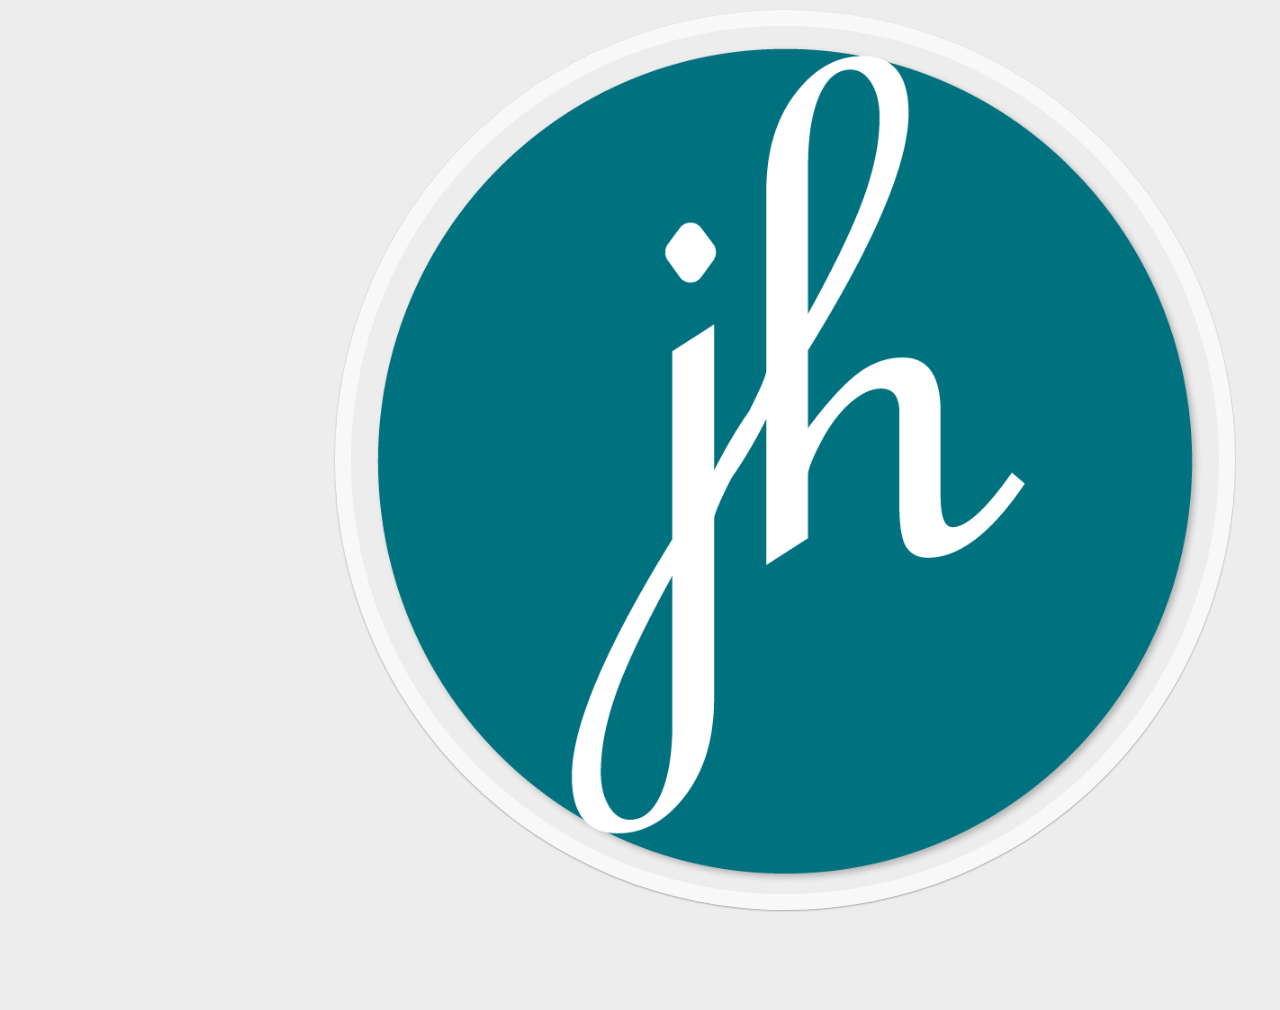
<file: index.html>
<!DOCTYPE html>
<html>
<head>
	<title>Jordan Hernandez Design</title>
	<meta charset="utf-8">
	<meta name="viewport" content="width=device-width, initial-scale=1">
	<meta name="description" content="Graphic designer">
	<meta name="author" content="Jordan Hernandez">
	
	<link href="css/bootstrap/bootstrap.css" rel="stylesheet">
	<link href="https://fonts.googleapis.com/css?family=Arvo:400,400i,700i|Lato:300,400,700" rel="stylesheet">
	<link rel="shortcut icon" type="image/x-icon" href="/favicon.ico">
	<link href="css/main.css" rel="stylesheet">
	<link href="css/ihover.css" rel="stylesheet">


</head>

<body>

<!-- Home Page -->
<div class="container">
	<div class="col-xs-12 col-sm-12 col-md-10 col-md-offset-1">
		<div class="ih-item circle effect13 from_left_and_right"><a href="work.html">
			<div class="img">
				<img src="images/cover_logo.png" alt="Jordan Hernandez Design Logo">
			</div>
			<div class="info">
				<div class="info-back">
					<h4>Jordan Hernandez Design</h4>
					<p>Enter</p>
				</div>
			</div>
			</a>
		</div>
	</div>
</div>


<!-- Footer -->

<!-- JS -->
	<script src="https://ajax.googleapis.com/ajax/libs/jquery/1.11.3/jquery.min.js"></script>
	<script src="js/bootstrap/bootstrap.min.js"></script>
</body>
</html>
</file>
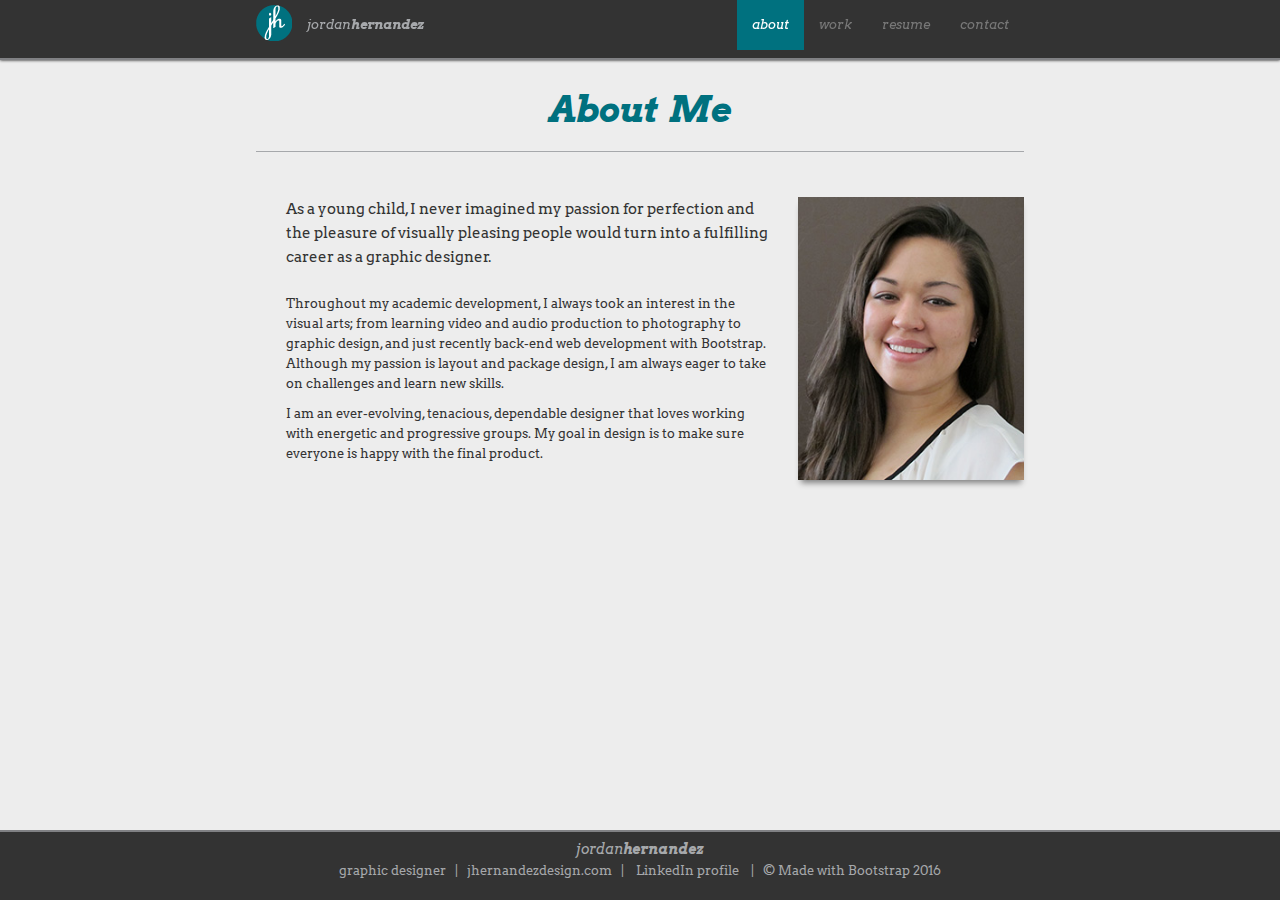
<file: about.html>
<!DOCTYPE html>
<html>
<head>
	<title>Jordan Hernandez Design</title>
	<meta charset="utf-8">
	<meta name="viewport" content="width=device-width, initial-scale=1">
	<meta name="description" content="Graphic designer">
	<meta name="author" content="Jordan Hernandez">
	
	<link href="css/bootstrap/bootstrap.css" rel="stylesheet">
	<link href="https://fonts.googleapis.com/css?family=Arvo:400,400i,700i|Lato:300,400,700" rel="stylesheet">
	<link rel="shortcut icon" type="image/x-icon" href="/favicon.ico">
	<link href="css/main.css" rel="stylesheet">

</head>

<body>

<!-- Start Navigation -->

	<div class="navbar navbar-default navbar-fixed-top">
		<div class="container navigation">
			<div class="navbar-header">
				<button button type="button" class="navbar-toggle collapsed" data-toggle="collapse" data-target="#navbar" aria-expanded="false" aria-controls="navbar">
					<span class="sr-only">Toggle navigation</span>
					<span class="icon-bar"></span>
					<span class="icon-bar"></span>
					<span class="icon-bar"></span>
				</button>
				<a class="navbar-brand" rel="home" href="index.html" alt="Home">
					<img id="logo" src="images/cover_logo2.png">
				</a>
				<p class="headerName">jordan<strong>hernandez</strong></p>
				
			</div>
			
			<div id="navbar" class="collapse navbar-collapse navbar-responsive-collapse navbar-right">
				<ul class="nav navbar-nav">
					<li class="active"><a href="about.html">about</a></li>
					<li><a href="work.html">work</a></li>
					<li><a href="resume.html">resume</a></li>
					<li><a href="contact.html">contact</a></li>	
				</ul>
			</div>
		</div>
	</div>

<!-- End Navigation -->

<h1 class="pageTitle text-center">About Me</h1>

<hr>

<!-- about designer -->
<div class="container about">
	<div class="author col-xs-12 col-sm-12 col-md-12 col-lg-12">
		<div class="aboutMe col-xs-12 col-sm-12 col-md-8 col-lg-8">
			<p class="opening text-left">As a young child, I never imagined my passion for perfection and the pleasure of visually pleasing people would turn into a fulfilling career as a graphic designer.</p>
			<p class="aboutInfo">Throughout my academic development, I always took an interest in the visual arts; from learning video and audio production to photography to graphic design, and just recently back-end web development with Bootstrap. Although my passion is layout and package design, I am always eager to take on challenges and learn new skills.</p>
			<p>I am an ever-evolving, tenacious, dependable designer that loves working with energetic and progressive groups. My goal in design is to make sure everyone is happy with the final product.</p>
		</div>
		<div class="authorImg col-xs-12 col-sm-12 col-md-4 col-lg-4">		
			<img src="images/hernandez.jpg" class="img-responsive center-block hernandez" alt="Jordan Hernandez">
		</div>
	</div>
</div>

<!-- Footer -->

<footer class="footer text-center">
	<p class="footerText">
		<h6 class="footerName">jordan<strong>hernandez</strong><br></h6>
			<span class="footerInfo">graphic <stong>designer</stong>&nbsp;&nbsp;&nbsp;|&nbsp;&nbsp;&nbsp;<a class="footerEmail" href="mailto:jnb.hernandez1@gmail.com?Subject=Graphic Design">jhernandezdesign.com</a>&nbsp;&nbsp;&nbsp;|&nbsp;&nbsp;&nbsp;&nbsp;<a id="linkedIn" href="http://www.linkedin.com/in/jordanbhernandez" target="_blank" alt="Jordan Hernandez's LinkedIn">LinkedIn profile</a></font>&nbsp;&nbsp;&nbsp;&nbsp;|&nbsp;&nbsp;&nbsp;© Made with Bootstrap 2016
	</p>
</footer>
<!-- JS -->
	<script src="https://ajax.googleapis.com/ajax/libs/jquery/1.11.3/jquery.min.js"></script>
	<script src="js/bootstrap/bootstrap.min.js"></script>
</body>
</html>
</file>
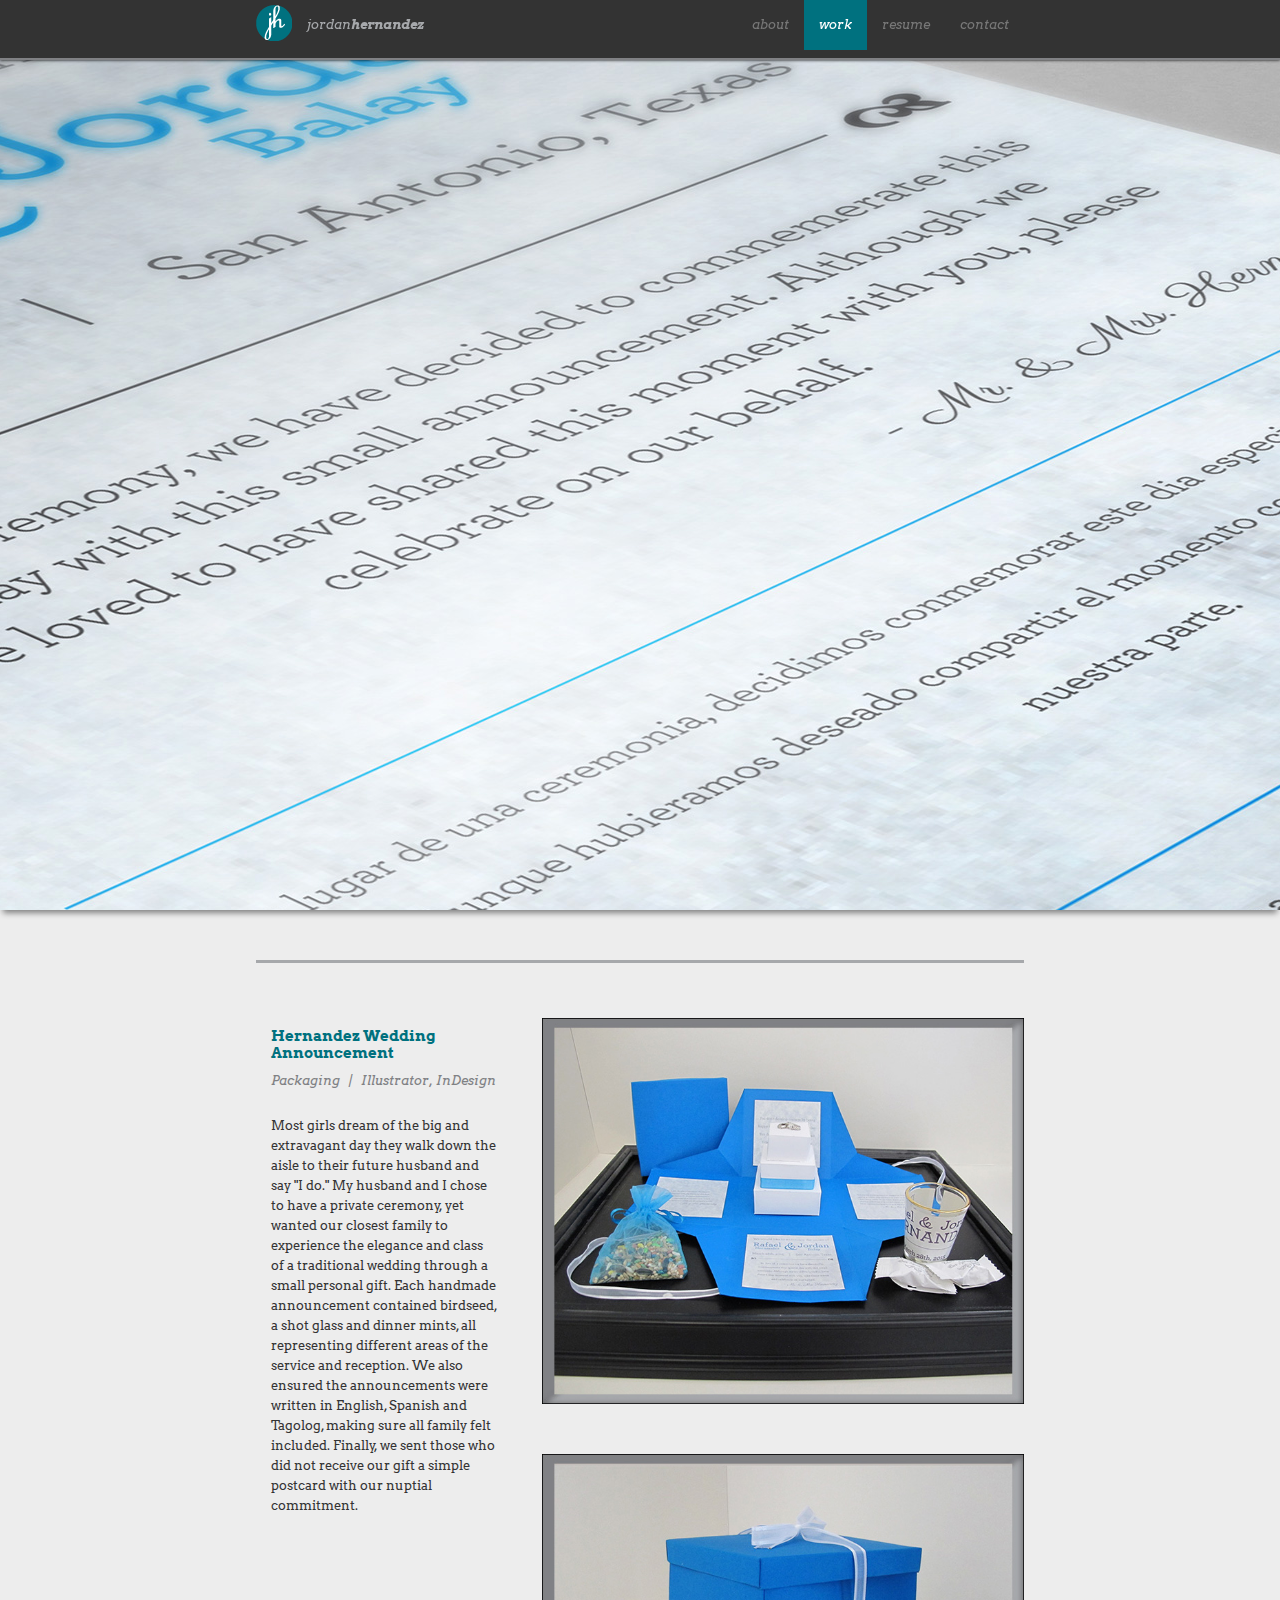
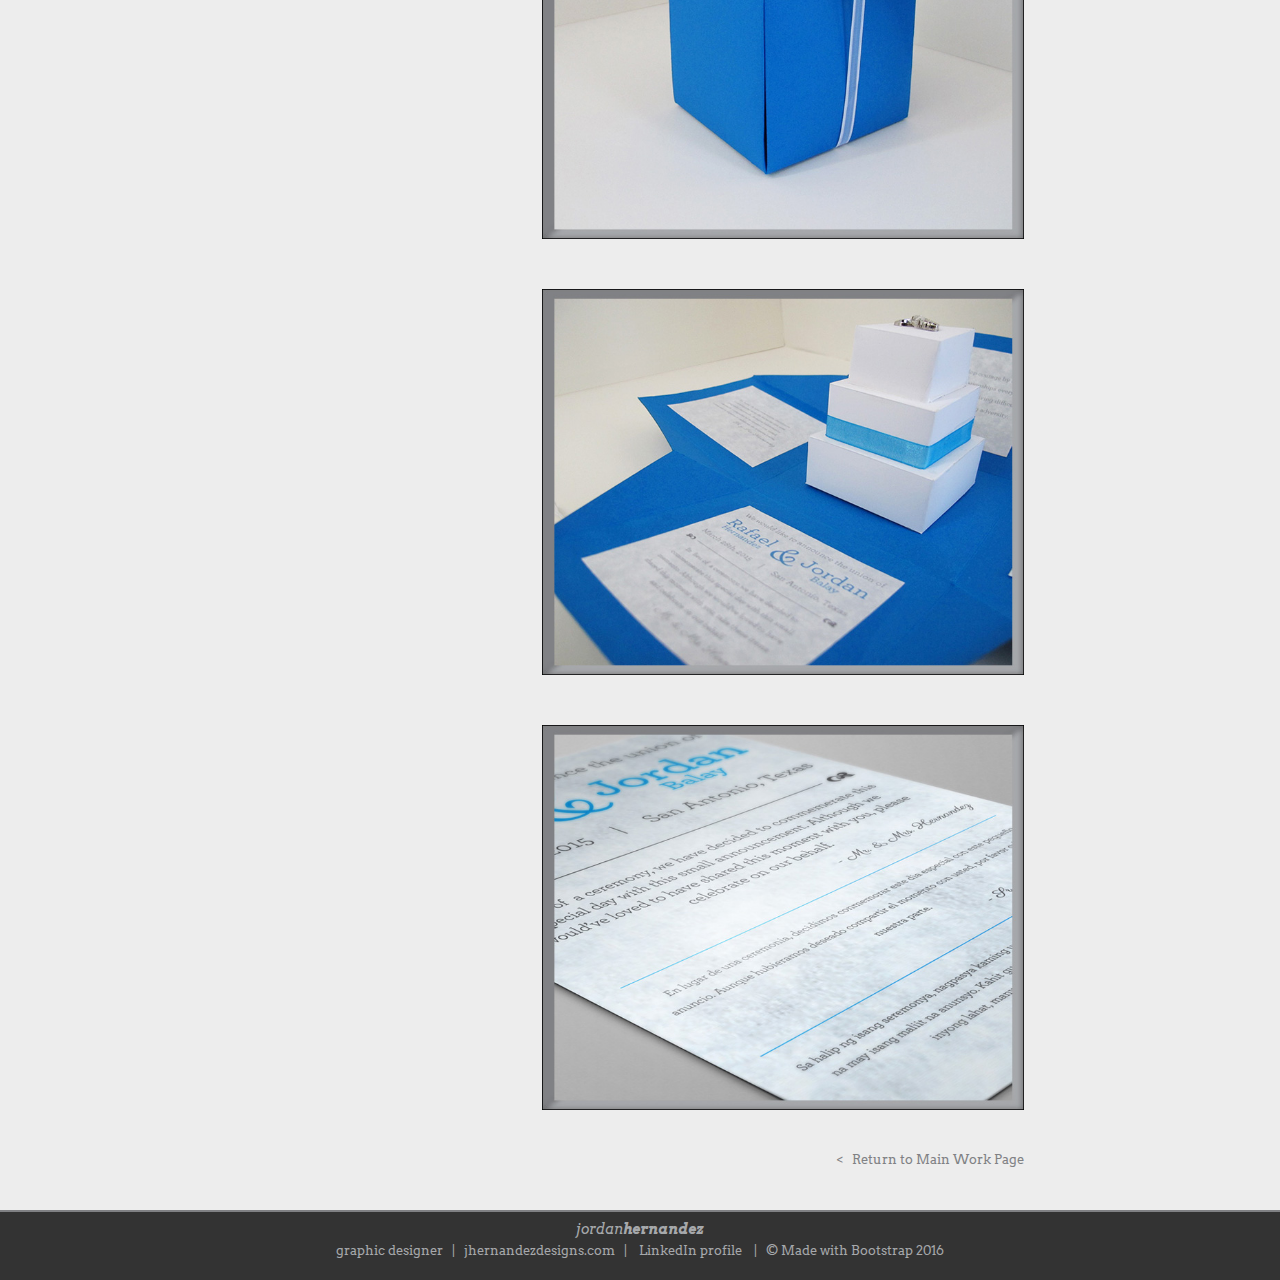
<file: announcement.html>
<!DOCTYPE html>
<html>
<head>
	<title>Jordan Hernandez Design</title>
	<meta charset="utf-8">
	<meta name="viewport" content="width=device-width, initial-scale=1">
	<meta name="description" content="Graphic designer">
	<meta name="author" content="Jordan Hernandez">
	
	<link href="css/bootstrap/bootstrap.css" rel="stylesheet">
	<link href="https://fonts.googleapis.com/css?family=Arvo:400,400i,700i|Lato:300,400,700" rel="stylesheet">
	<link rel="shortcut icon" type="image/x-icon" href="/favicon.ico">
	<link href="css/main.css" rel="stylesheet">

</head>

<body>

<!-- Start Navigation -->

	<div class="navbar navbar-default navbar-fixed-top">
		<div class="container navigation">
			<div class="navbar-header">
				<button button type="button" class="navbar-toggle collapsed" data-toggle="collapse" data-target="#navbar" aria-expanded="false" aria-controls="navbar">
					<span class="sr-only">Toggle navigation</span>
					<span class="icon-bar"></span>
					<span class="icon-bar"></span>
					<span class="icon-bar"></span>
				</button>
				<a class="navbar-brand" rel="home" href="index.html" alt="Home">
					<img id="logo" src="images/cover_logo2.png">
				</a>
				<p class="headerName">jordan<strong>hernandez</strong></p>
			</div>
			
			<div id="navbar" class="collapse navbar-collapse navbar-responsive-collapse navbar-right">
				<ul class="nav navbar-nav">
					<li><a href="about.html">about</a></li>
					<li class="active"><a href="work.html">work</a></li>
					<li><a href="resume.html">resume</a></li>
					<li><a href="contact.html">contact</a></li>	
				</ul>
			</div>
		</div>
	</div>

<!-- End Navigation -->

<!-- Full Image -->

	<div class="coverImg">	
	  	<img src="images/announcement/cover.jpg" alt="Announcement Mailer">
	</div>

	<!-- Page content -->
	<div class="container projectHeading">

		<div class="col-xs-12 col-sm-12 col-md-12 col-lg-12">
			<div class="projectInfo col-xs-12 col-sm-12 col-md-4 col-lg-4">
				<h2 class="workTitle">Hernandez Wedding Announcement</h2>
					<p>
						<span class="projects">Packaging&nbsp;&nbsp;&nbsp;|&nbsp;&nbsp;&nbsp;Illustrator, InDesign</span>
					</p>
					<p class="infoParagraph">Most girls dream of the big and extravagant day they walk down the aisle to their future husband and say "I do." My husband and I chose to have a private ceremony, yet wanted our closest family to experience the elegance and class of a traditional wedding through a small personal gift. Each handmade announcement contained birdseed, a shot glass and dinner mints, all representing different areas of the service and reception. We also ensured the announcements were written in English, Spanish and Tagolog, making sure all family felt included. Finally, we sent those who did not receive our gift a simple postcard with our nuptial commitment.</p>
			</div>
			<div class="imgContainer col-xs-12 col-sm-12 col-md-8 col-lg-8">
				<img class="img-responsive imgOne" src="images/announcement/final.jpg" alt="Final Announcement">
				<img class="img-responsive imgTwo" src="images/announcement/closed.jpg" alt="Closed Announcement">
				<img class="img-responsive imgThree" src="images/announcement/open.jpg" alt="Opened Announcement">
				<img class="img-responsive imgFour" src="images/announcement/mailer.jpg" alt="Mailer Announcement">
					<div class="return">
					<a class="mainPage" href="work.html"><&nbsp;&nbsp;&nbsp;Return to Main Work Page</a>
					</div>
			</div>
		</div>
	</div>

<!-- Footer -->

<footer class="footer text-center">
	<p class="footerText">
		<h6 class="footerName">jordan<strong>hernandez</strong><br></h6>
			<span class="footerInfo">graphic <stong>designer</stong>&nbsp;&nbsp;&nbsp;|&nbsp;&nbsp;&nbsp;<a class="footerEmail" href="mailto:jnb.hernandez1@gmail.com?Subject=Graphic Design">jhernandezdesigns.com</a>&nbsp;&nbsp;&nbsp;|&nbsp;&nbsp;&nbsp;&nbsp;<a id="linkedIn" href="http://www.linkedin.com/in/jordanbhernandez" target="_blank" alt="Jordan Hernandez's LinkedIn">LinkedIn profile</a></font>&nbsp;&nbsp;&nbsp;&nbsp;|&nbsp;&nbsp;&nbsp;© Made with Bootstrap 2016
	</p>
</footer>
<!-- JS -->
	<script src="https://ajax.googleapis.com/ajax/libs/jquery/1.11.3/jquery.min.js"></script>
	<script src="js/bootstrap/bootstrap.min.js"></script>
</body>
</html>
</file>
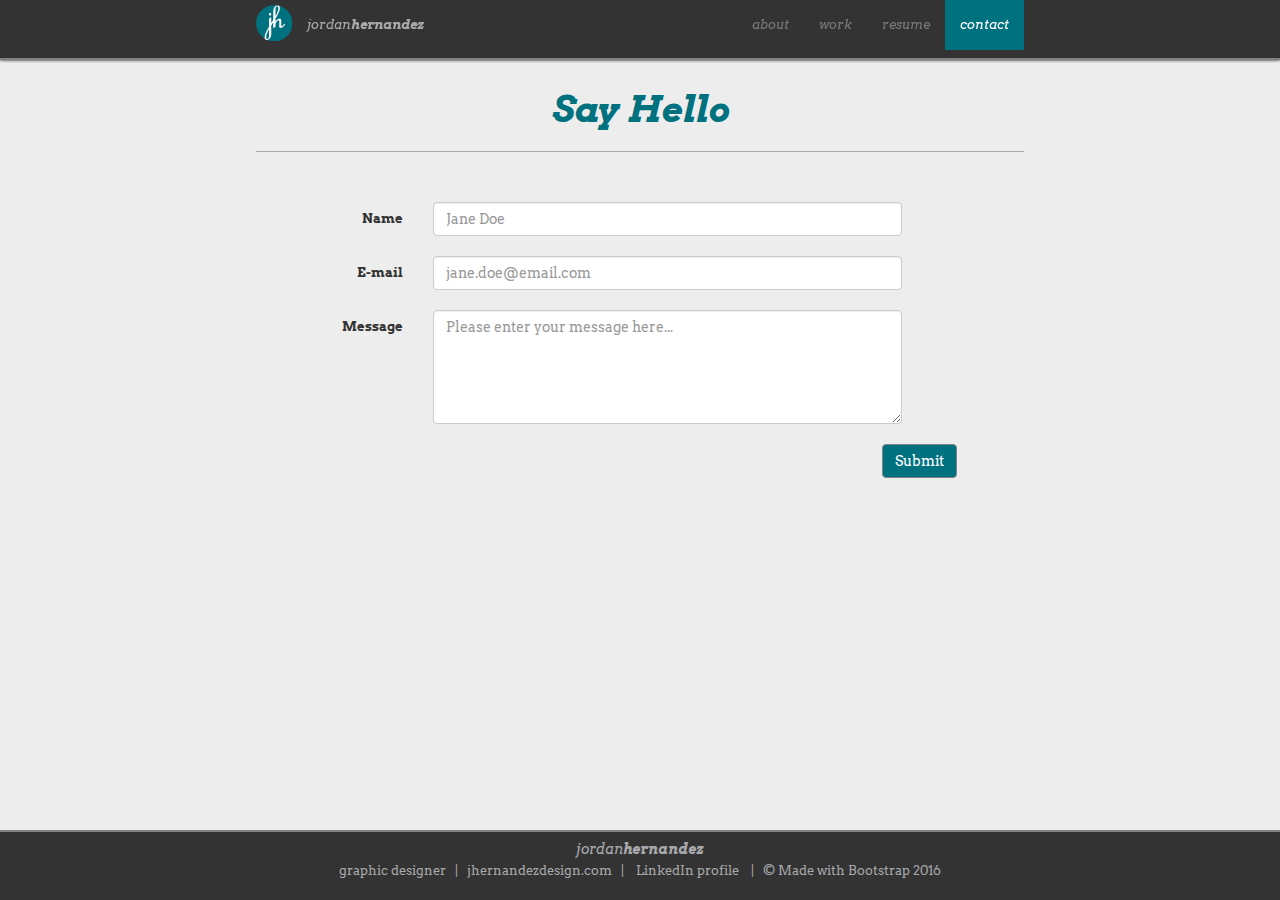
<file: contact.html>
<!DOCTYPE html>
<html>
<head>
	<title>Jordan Hernandez Design</title>
	<meta charset="utf-8">
	<meta name="viewport" content="width=device-width, initial-scale=1">
	<meta name="description" content="Graphic designer">
	<meta name="author" content="Jordan Hernandez">
	
	<link href="css/bootstrap/bootstrap.css" rel="stylesheet">
	<link href="https://fonts.googleapis.com/css?family=Arvo:400,400i,700i|Lato:300,400,700" rel="stylesheet">
	<link rel="shortcut icon" type="image/x-icon" href="/favicon.ico">
	<link href="css/main.css" rel="stylesheet">

</head>

<body>

<!-- Start Navigation -->

	<div class="navbar navbar-default navbar-fixed-top">
		<div class="container navigation">
			<div class="navbar-header">
				<button button type="button" class="navbar-toggle collapsed" data-toggle="collapse" data-target="#navbar" aria-expanded="false" aria-controls="navbar">
					<span class="sr-only">Toggle navigation</span>
					<span class="icon-bar"></span>
					<span class="icon-bar"></span>
					<span class="icon-bar"></span>
				</button>
				<a class="navbar-brand" rel="home" href="index.html" alt="Home">
					<img id="logo" src="images/cover_logo2.png">
				</a>
				<p class="headerName">jordan<strong>hernandez</strong></p>
			</div>
			
			<div id="navbar" class="collapse navbar-collapse navbar-responsive-collapse navbar-right">
				<ul class="nav navbar-nav">
					<li><a href="about.html">about</a></li>
					<li><a href="work.html">work</a></li>
					<li><a href="resume.html">resume</a></li>
					<li class="active"><a href="contact.html">contact</a></li>	
				</ul>
			</div>
		</div>
	</div>

<!-- End Navigation -->

<h1 class="pageTitle text-center">Say Hello</h1>

<hr>

<!-- contact form -->
<div class="container" id="form">
	<div class="row">
		<div class="col-md-10 col-md-offset-1">
				<form class="form-horizontal" action="" method="post">
					<fieldset>
						
					<!-- Name input-->
					<div class="form-group">
						<label class="col-md-2 control-label" for="name">Name</label>
						<div class="col-md-9">
							<input id="name" name="name" type="text" placeholder="Jane Doe" class="form-control">
						</div>
					</div>
			
					<!-- Email input-->
					<div class="form-group">
						<label class="col-md-2 control-label" for="email">E-mail</label>
						<div class="col-md-9">
							<input id="email" name="email" type="text" placeholder="jane.doe@email.com" class="form-control">
						</div>
					</div>
			
					<!-- Message body -->
					<div class="form-group">
						<label class="col-md-2 control-label" for="message">Message</label>
						<div class="col-md-9">
							<textarea class="form-control" id="message" name="message" placeholder="Please enter your message here..." rows="5"></textarea>
						</div>
					</div>
	
					<!-- Form actions -->
					<div class="form-group">
						<div class="col-md-12 text-right">
							<button type="submit" class="btn btn-default btn-md">Submit</button>
						</div>
					</div>

					</fieldset>
				</form>
			
		</div>
	</div>
</div>

<!-- Footer -->

<footer class="footer text-center">
	<p class="footerText">
		<h6 class="footerName">jordan<strong>hernandez</strong><br></h6>
			<span class="footerInfo">graphic <stong>designer</stong>&nbsp;&nbsp;&nbsp;|&nbsp;&nbsp;&nbsp;<a class="footerEmail" href="mailto:jnb.hernandez1@gmail.com?Subject=Graphic Design">jhernandezdesign.com</a>&nbsp;&nbsp;&nbsp;|&nbsp;&nbsp;&nbsp;&nbsp;<a id="linkedIn" href="http://www.linkedin.com/in/jordanbhernandez" target="_blank" alt="Jordan Hernandez's LinkedIn">LinkedIn profile</a></font>&nbsp;&nbsp;&nbsp;&nbsp;|&nbsp;&nbsp;&nbsp;© Made with Bootstrap 2016
	</p>
</footer>
<!-- JS -->
	<script src="https://ajax.googleapis.com/ajax/libs/jquery/1.11.3/jquery.min.js"></script>
	<script src="js/bootstrap/bootstrap.min.js"></script>
</body>
</html>
</file>
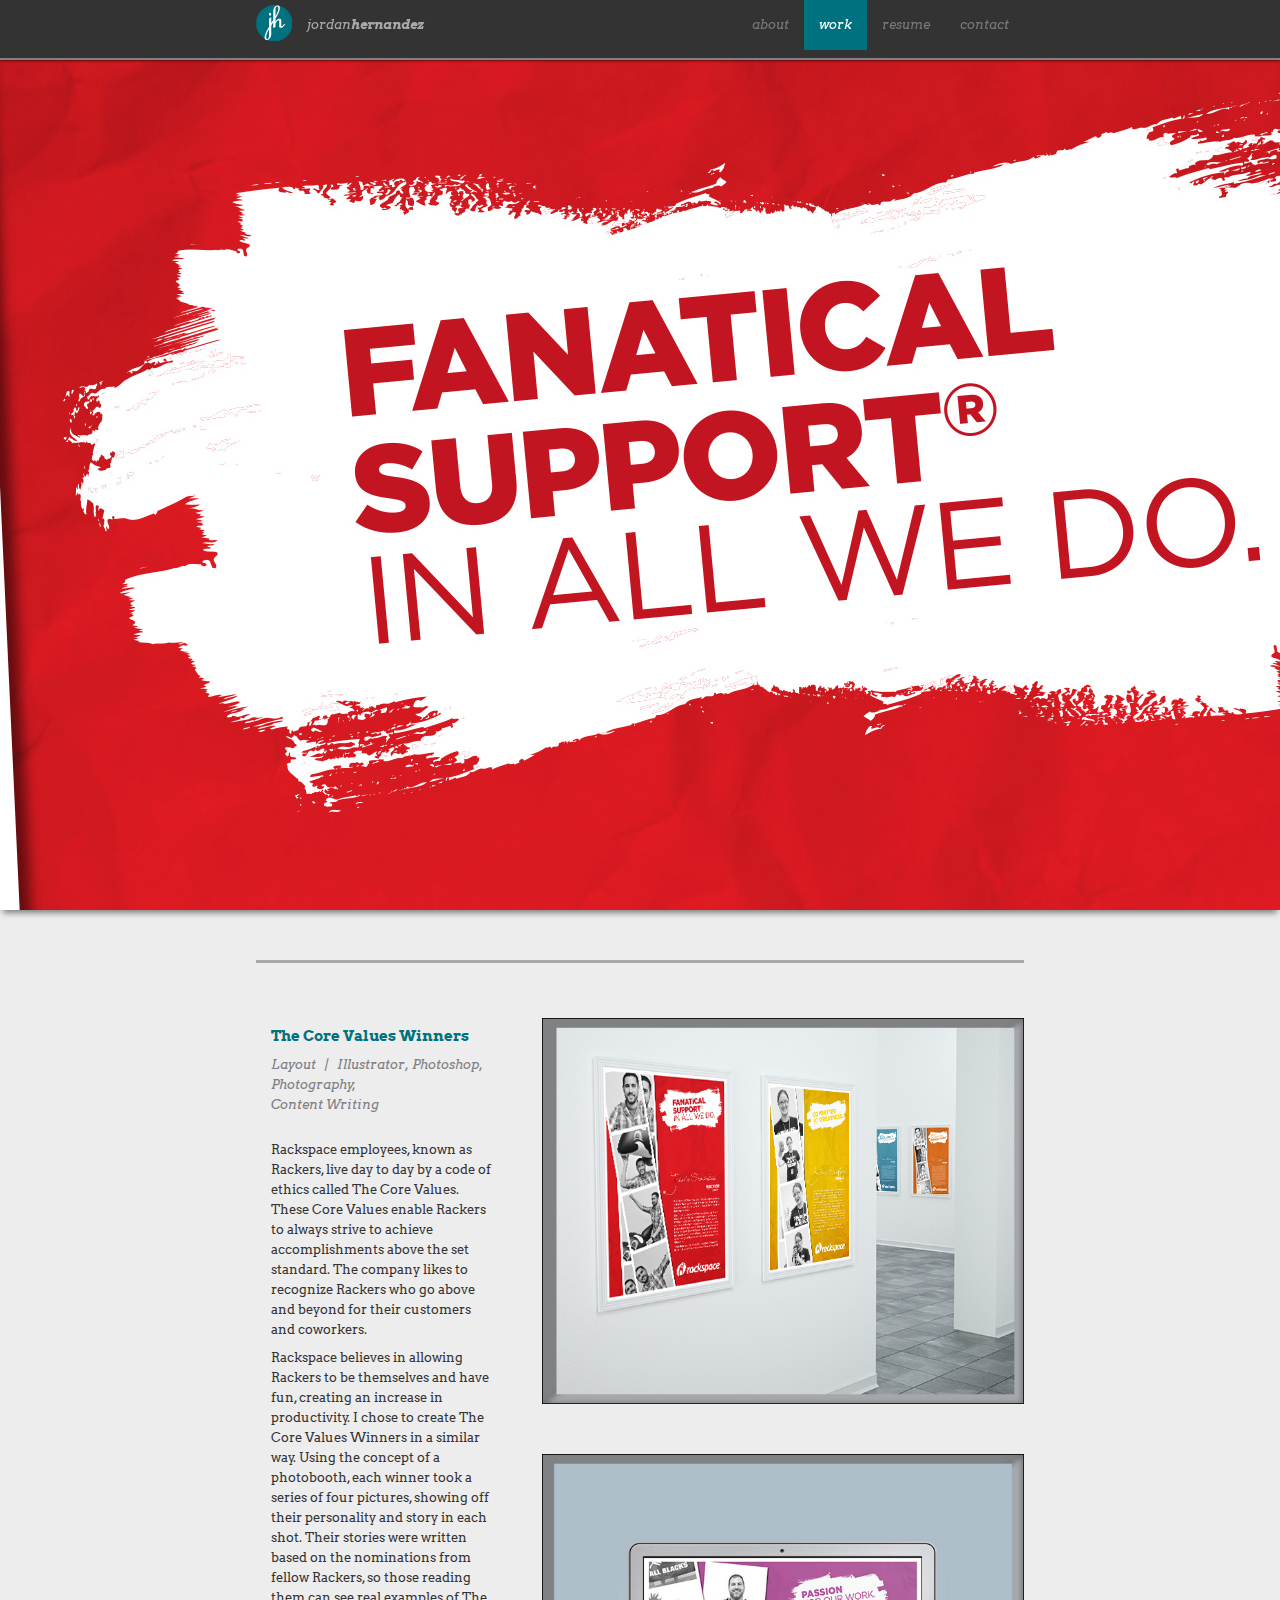
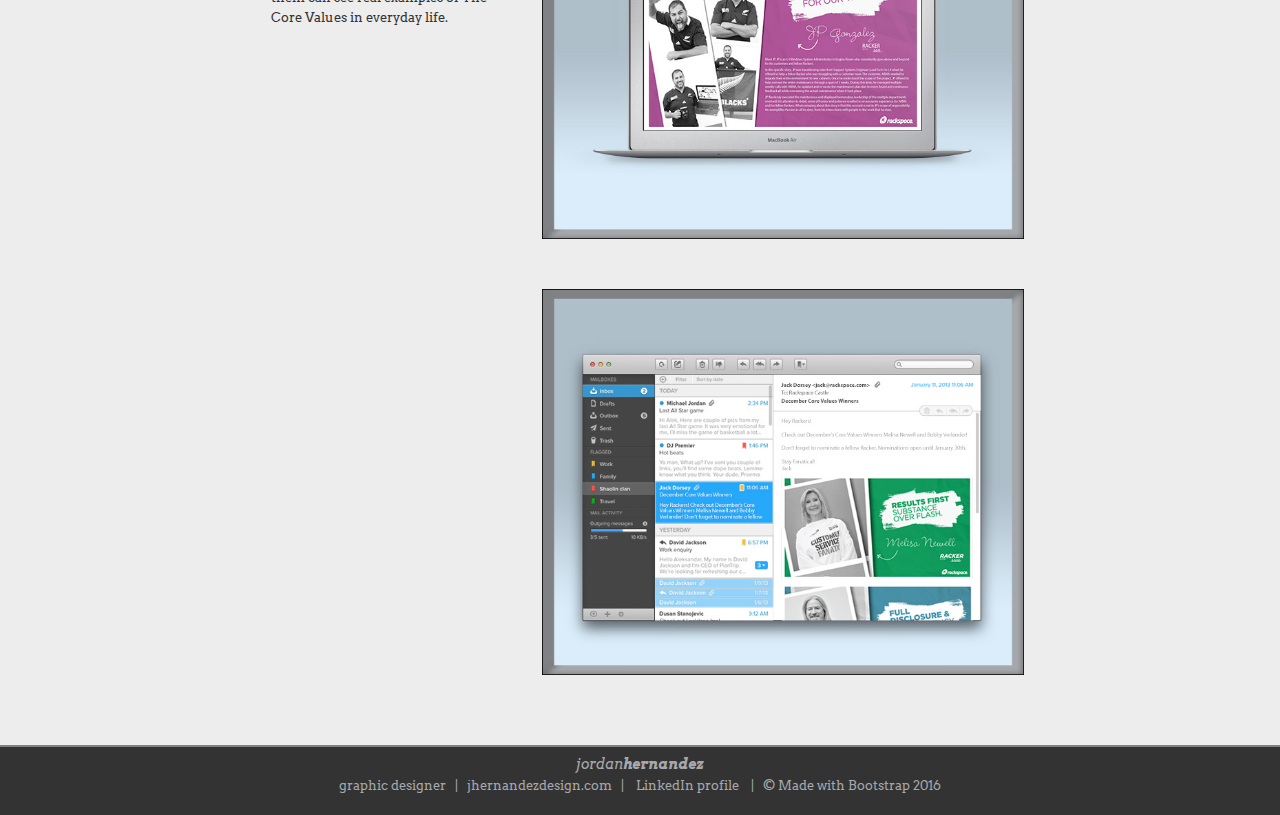
<file: coreValues.html>
<!DOCTYPE html>
<html>
<head>
	<title>Jordan Hernandez Design</title>
	<meta charset="utf-8">
	<meta name="viewport" content="width=device-width, initial-scale=1">
	<meta name="description" content="Graphic designer">
	<meta name="author" content="Jordan Hernandez">
	
	<link href="css/bootstrap/bootstrap.css" rel="stylesheet">
	<link href="https://fonts.googleapis.com/css?family=Arvo:400,400i,700i|Lato:300,400,700" rel="stylesheet">
	<link rel="shortcut icon" type="image/x-icon" href="/favicon.ico">
	<link href="css/main.css" rel="stylesheet">

</head>

<body>

<!-- Start Navigation -->

	<div class="navbar navbar-default navbar-fixed-top">
		<div class="container navigation">
			<div class="navbar-header">
				<button button type="button" class="navbar-toggle collapsed" data-toggle="collapse" data-target="#navbar" aria-expanded="false" aria-controls="navbar">
					<span class="sr-only">Toggle navigation</span>
					<span class="icon-bar"></span>
					<span class="icon-bar"></span>
					<span class="icon-bar"></span>
				</button>
				<a class="navbar-brand" rel="home" href="index.html" alt="Home">
					<img id="logo" src="images/cover_logo2.png">
				</a>
				<p class="headerName">jordan<strong>hernandez</strong></p>
			</div>
			
			<div id="navbar" class="collapse navbar-collapse navbar-responsive-collapse navbar-right">
				<ul class="nav navbar-nav">
					<li><a href="about.html">about</a></li>
					<li class="active"><a href="work.html">work</a></li>
					<li><a href="resume.html">resume</a></li>
					<li><a href="contact.html">contact</a></li>	
				</ul>
			</div>
		</div>
	</div>

<!-- End Navigation -->

<!-- Full Image -->
<div class="coverImg">	
  	<img src="images/coreValues/cover.jpg" alt="Core Values Winner Poster">
</div>

<!-- Page content -->
<div class="container projectHeading">

	<div class="col-xs-12 col-sm-12 col-md-12 col-lg-12">
		<div class="projectInfo col-xs-12 col-sm-12 col-md-4 col-lg-4">
			<h2 class="workTitle">The Core Values Winners</h2>
				<p>
					<span class="projects">Layout&nbsp;&nbsp;&nbsp;|&nbsp;&nbsp;&nbsp;Illustrator, Photoshop, Photography,<br>Content Writing</span>
				</p>
				<p class="infoParagraph">Rackspace employees, known as Rackers, live day to day by a code of ethics called The Core Values. These Core Values enable Rackers to always strive to achieve accomplishments above the set standard. The company likes to recognize Rackers who go above and beyond for their customers and coworkers.</p>
				<p class="paragraph2">Rackspace believes in allowing Rackers to be themselves and have fun, creating an increase in productivity. I chose to create The Core Values Winners in a similar way. Using the concept of a photobooth, each winner took a series of four pictures, showing off their personality and story in each shot. Their stories were written based on the nominations from fellow Rackers, so those reading them can see real examples of The Core Values in everyday life.</p>

		</div>
		<div class="imgContainer col-xs-12 col-sm-12 col-md-8 col-lg-8">
			<img class="img-responsive imgOne" src="images/coreValues/valuesWall.jpg" alt="Core Values Wall">
			<img class="img-responsive imgTwo" src="images/coreValues/powerPoint.jpg" alt="PowerPoint Presentation">
			<img class="img-responsive imgLast" src="images/coreValues/email.jpg" alt="Email Blast">
		</div>
	</div>
</div>
<!-- Footer -->

<footer class="footer text-center">
	<p class="footerText">
		<h6 class="footerName">jordan<strong>hernandez</strong><br></h6>
			<span class="footerInfo">graphic <stong>designer</stong>&nbsp;&nbsp;&nbsp;|&nbsp;&nbsp;&nbsp;<a class="footerEmail" href="mailto:jnb.hernandez1@gmail.com?Subject=Graphic Design">jhernandezdesign.com</a>&nbsp;&nbsp;&nbsp;|&nbsp;&nbsp;&nbsp;&nbsp;<a id="linkedIn" href="http://www.linkedin.com/in/jordanbhernandez" target="_blank" alt="Jordan Hernandez's LinkedIn">LinkedIn profile</a></font>&nbsp;&nbsp;&nbsp;&nbsp;|&nbsp;&nbsp;&nbsp;© Made with Bootstrap 2016
	</p>
</footer>
<!-- JS -->
	<script src="https://ajax.googleapis.com/ajax/libs/jquery/1.11.3/jquery.min.js"></script>
	<script src="js/bootstrap/bootstrap.min.js"></script>
</body>
</html>
</file>
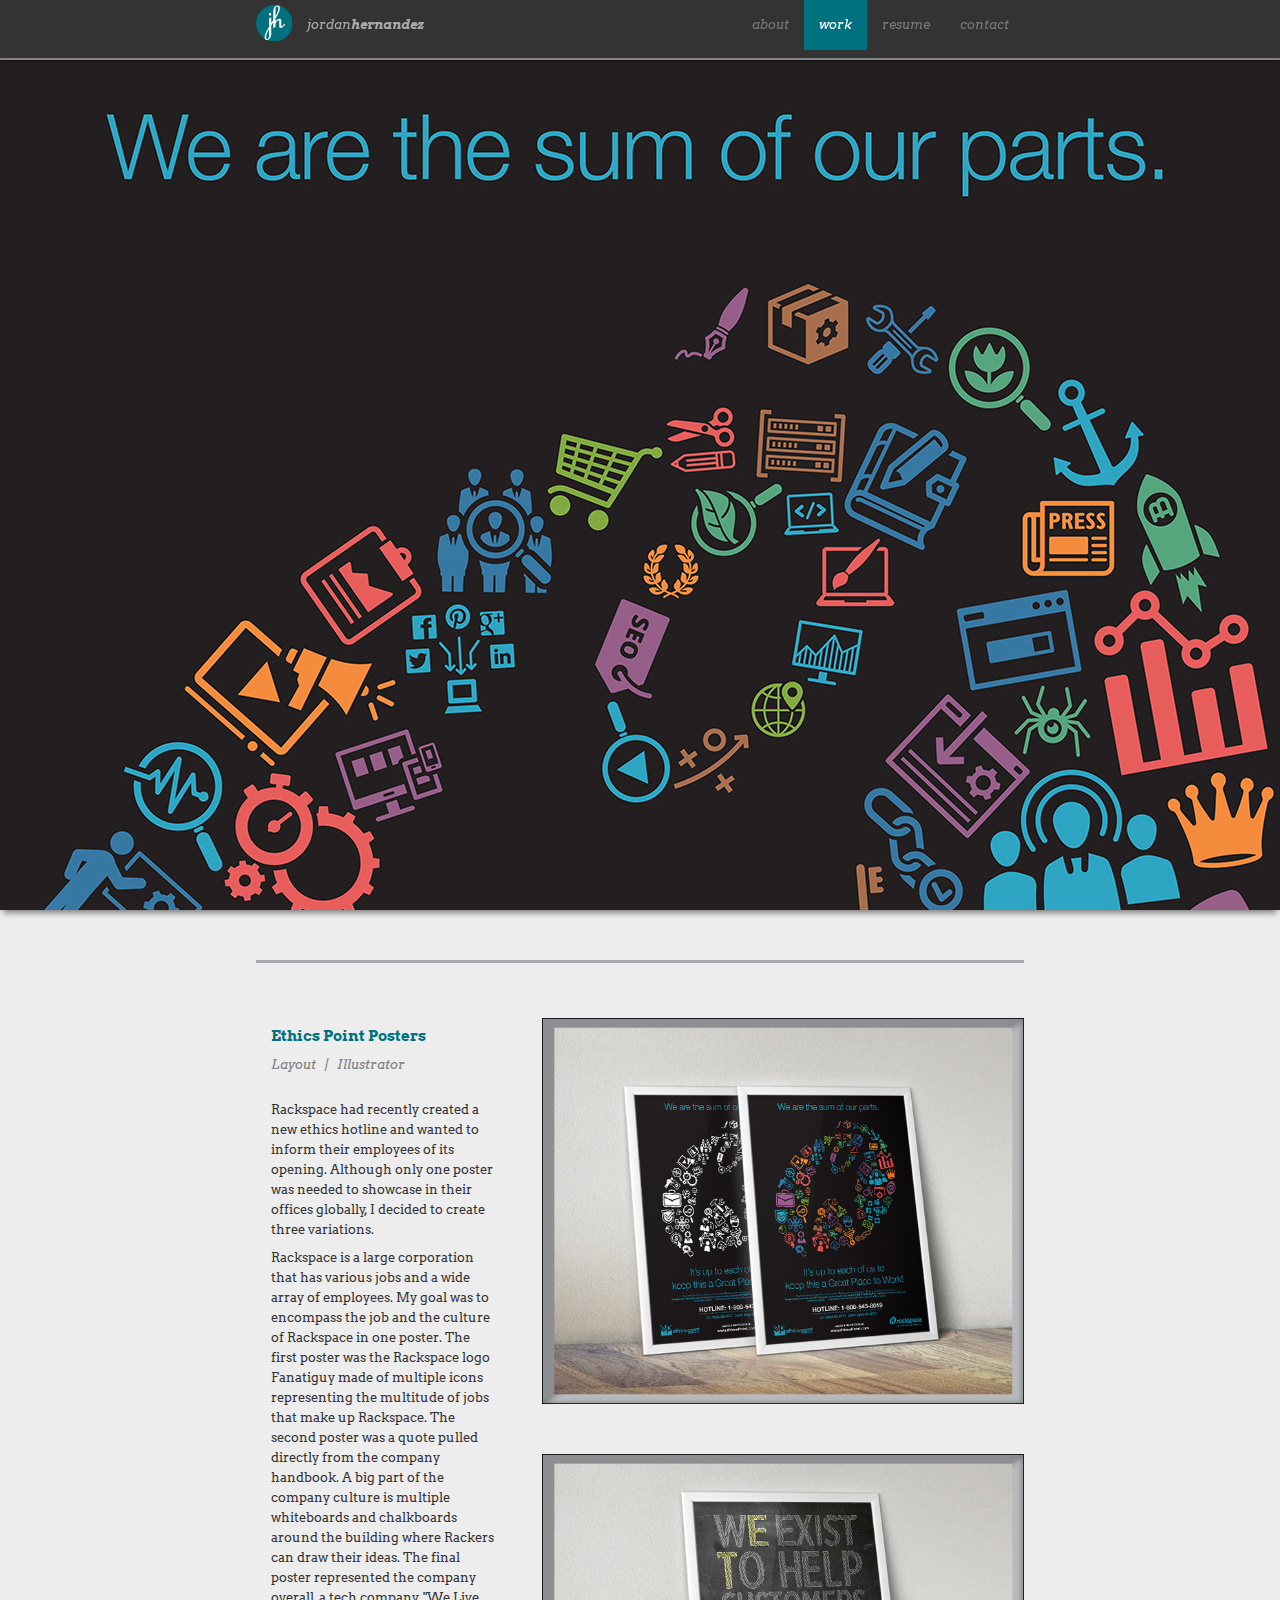
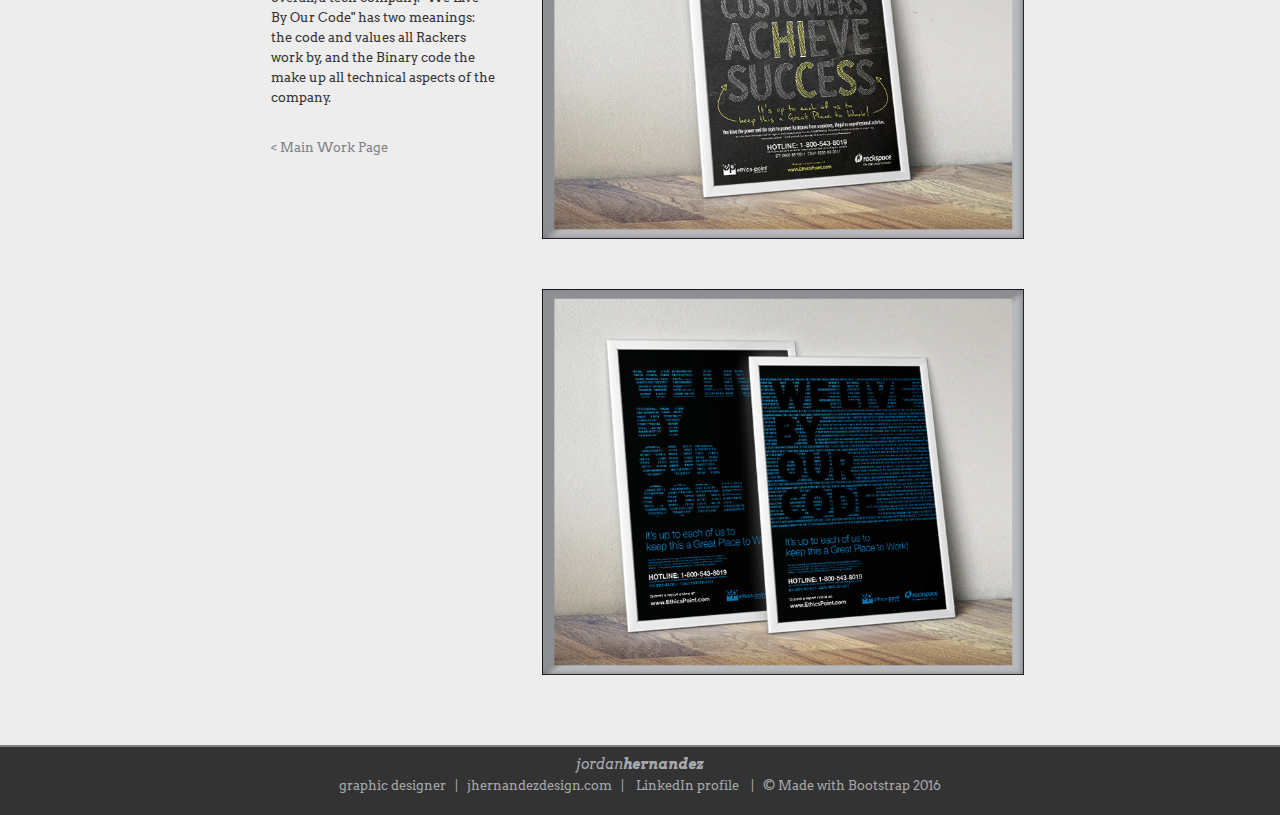
<file: ethics.html>
<!DOCTYPE html>
<html>
<head>
	<title>Jordan Hernandez Design</title>
	<meta charset="utf-8">
	<meta name="viewport" content="width=device-width, initial-scale=1">
	<meta name="description" content="Graphic designer">
	<meta name="author" content="Jordan Hernandez">
	
	<link href="css/bootstrap/bootstrap.css" rel="stylesheet">
	<link href="https://fonts.googleapis.com/css?family=Arvo:400,400i,700i|Lato:300,400,700" rel="stylesheet">
	<link rel="shortcut icon" type="image/x-icon" href="/favicon.ico">
	<link href="css/main.css" rel="stylesheet">

</head>

<body>

<!-- Start Navigation -->

	<div class="navbar navbar-default navbar-fixed-top">
		<div class="container navigation">
			<div class="navbar-header">
				<button button type="button" class="navbar-toggle collapsed" data-toggle="collapse" data-target="#navbar" aria-expanded="false" aria-controls="navbar">
					<span class="sr-only">Toggle navigation</span>
					<span class="icon-bar"></span>
					<span class="icon-bar"></span>
					<span class="icon-bar"></span>
				</button>
				<a class="navbar-brand" rel="home" href="index.html" alt="Home">
					<img id="logo" src="images/cover_logo2.png">
				</a>
				<p class="headerName">jordan<strong>hernandez</strong></p>
			</div>
			
			<div id="navbar" class="collapse navbar-collapse navbar-responsive-collapse navbar-right">
				<ul class="nav navbar-nav">
					<li><a href="about.html">about</a></li>
					<li class="active dropdown"><a href="#">work</a></li>
					<li><a href="resume.html">resume</a></li>
					<li><a href="contact.html">contact</a></li>	
				</ul>
			</div>
		</div>
	</div>

<!-- End Navigation -->

<!-- Full Image -->
<div class="coverImg">	
  	<img src="images/ethics/cover.jpg" alt="Ethics Point Binary Poster">
</div>

<!-- Page content -->
<div class="container projectHeading">

	<div class="col-xs-12 col-sm-12 col-md-12 col-lg-12">
		<div class="projectInfo col-xs-12 col-sm-12 col-md-4 col-lg-4">
			<h2 class="workTitle">Ethics Point Posters</h2>
				<p>
					<span class="projects">Layout&nbsp;&nbsp;&nbsp;|&nbsp;&nbsp;&nbsp;Illustrator</span>
				</p>
				<p class="infoParagraph">Rackspace had recently created a new ethics hotline and wanted to inform their employees of its opening. Although only one poster was needed to showcase in their offices globally, I decided to create three variations.</p>
				<p>Rackspace is a large corporation that has various jobs and a wide array of employees. My goal was to encompass the job and the culture of Rackspace in one poster. The first poster was the Rackspace logo Fanatiguy made of multiple icons representing the multitude of jobs that make up Rackspace. The second poster was a quote pulled directly from the company handbook. A big part of the company culture is multiple whiteboards and chalkboards around the building where Rackers can draw their ideas. The final poster represented the company overall, a tech company. "We Live By Our Code" has two meanings: the code and values all Rackers work by, and the Binary code the make up all technical aspects of the company.</p>
				<br>
				<a class="mainPage" href="work.html" alt="Main Work Page">< Main Work Page</a>
		</div>
		<div class="imgContainer col-xs-12 col-sm-12 col-md-8 col-lg-8">
			<img class="img-responsive imgOne" src="images/ethics/fanatiguy.jpg" alt="Front of Program">
			<img class="img-responsive imgTwo" src="images/ethics/chalk.jpg" alt="Back of Program">
			<img class="img-responsive imgLast" src="images/ethics/binary.jpg" alt="Inside Program">
		</div>
	</div>
</div>
<!-- Footer -->

<footer class="footer text-center">
	<p class="footerText">
		<h6 class="footerName">jordan<strong>hernandez</strong><br></h6>
			<span class="footerInfo">graphic <stong>designer</stong>&nbsp;&nbsp;&nbsp;|&nbsp;&nbsp;&nbsp;<a class="footerEmail" href="mailto:jnb.hernandez1@gmail.com?Subject=Graphic Design">jhernandezdesign.com</a>&nbsp;&nbsp;&nbsp;|&nbsp;&nbsp;&nbsp;&nbsp;<a id="linkedIn" href="http://www.linkedin.com/in/jordanbhernandez" target="_blank" alt="Jordan Hernandez's LinkedIn">LinkedIn profile</a></font>&nbsp;&nbsp;&nbsp;&nbsp;|&nbsp;&nbsp;&nbsp;© Made with Bootstrap 2016
	</p>
</footer>
<!-- JS -->
	<script src="https://ajax.googleapis.com/ajax/libs/jquery/1.11.3/jquery.min.js"></script>
	<script src="js/bootstrap/bootstrap.min.js"></script>
</body>
</html>
</file>
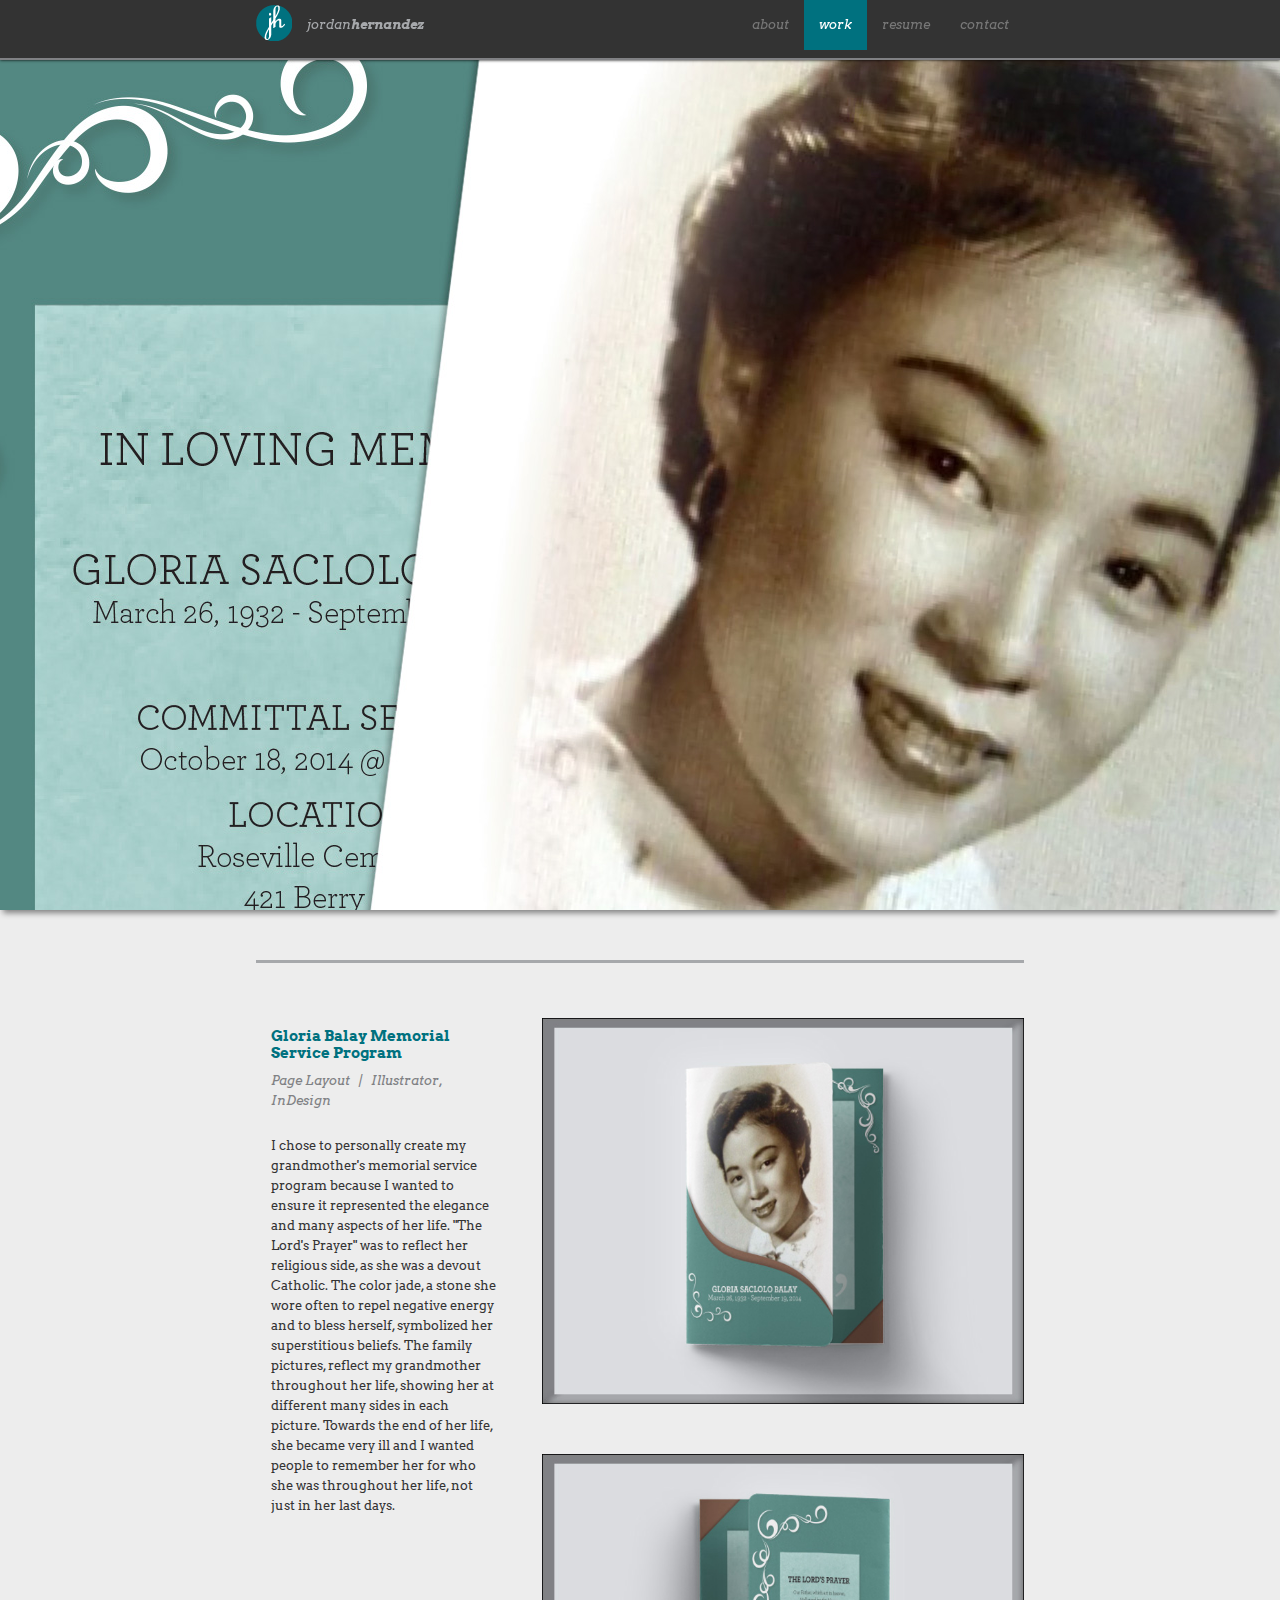
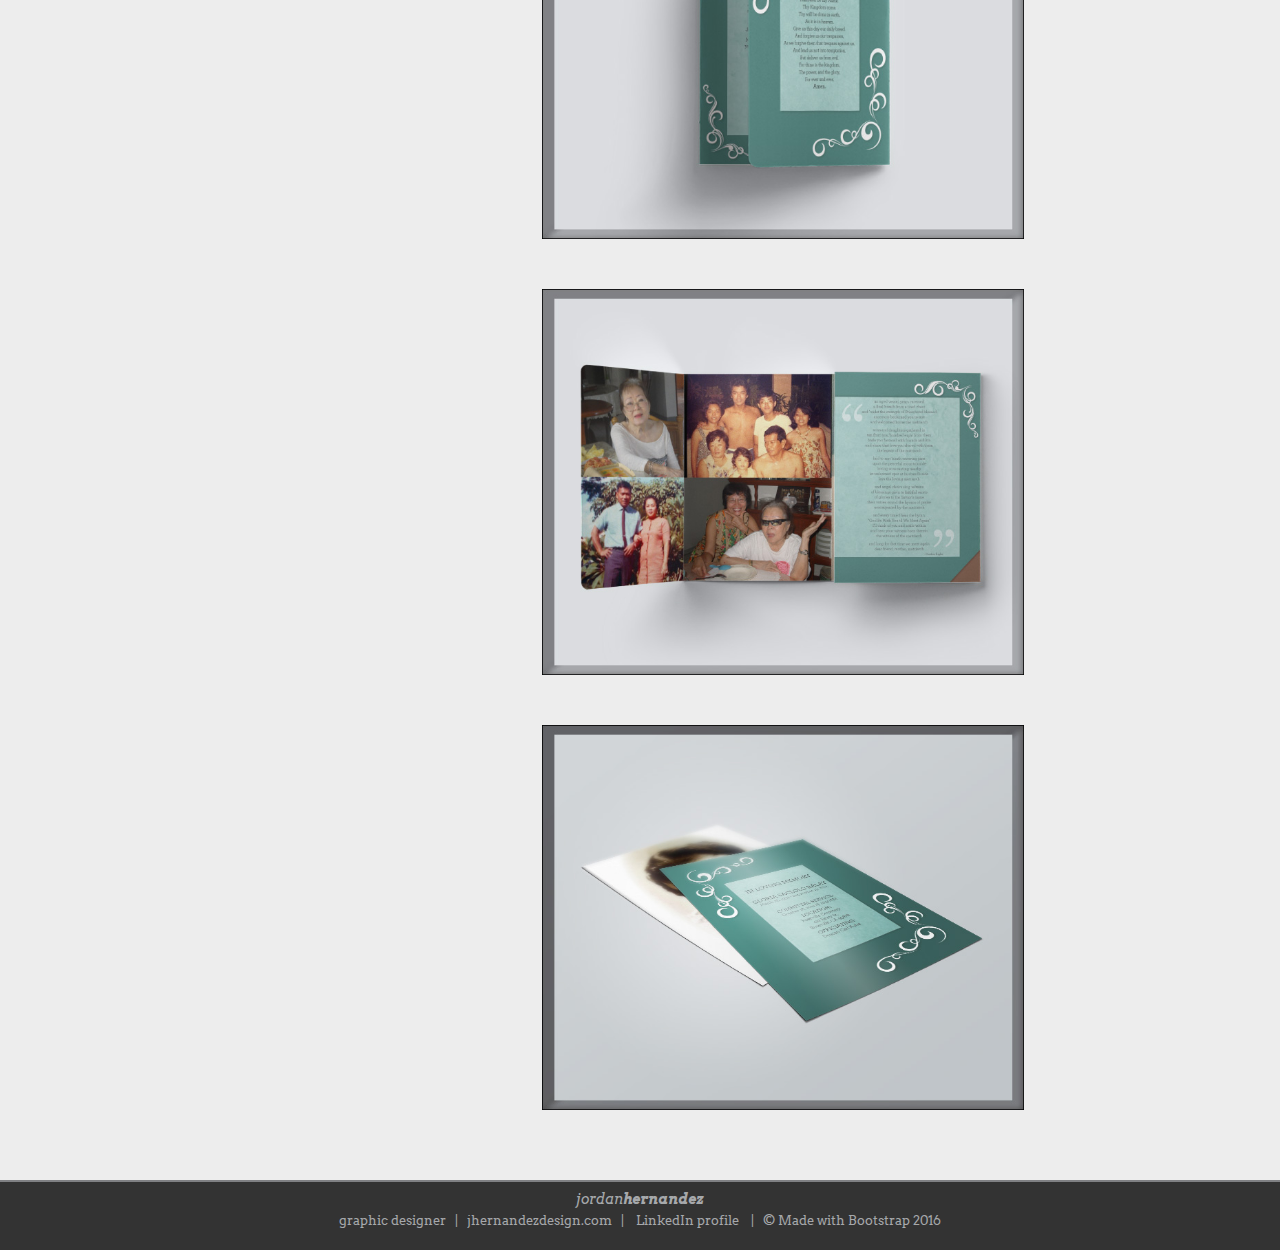
<file: grandma.html>
<!DOCTYPE html>
<html>
<head>
	<title>Jordan Hernandez Design</title>
	<meta charset="utf-8">
	<meta name="viewport" content="width=device-width, initial-scale=1">
	<meta name="description" content="Graphic designer">
	<meta name="author" content="Jordan Hernandez">
	
	<link href="css/bootstrap/bootstrap.css" rel="stylesheet">
	<link href="https://fonts.googleapis.com/css?family=Arvo:400,400i,700i|Lato:300,400,700" rel="stylesheet">
	<link rel="shortcut icon" type="image/x-icon" href="/favicon.ico">
	<link href="css/main.css" rel="stylesheet">

</head>

<body>

<!-- Start Navigation -->

	<div class="navbar navbar-default navbar-fixed-top">
		<div class="container navigation">
			<div class="navbar-header">
				<button button type="button" class="navbar-toggle collapsed" data-toggle="collapse" data-target="#navbar" aria-expanded="false" aria-controls="navbar">
					<span class="sr-only">Toggle navigation</span>
					<span class="icon-bar"></span>
					<span class="icon-bar"></span>
					<span class="icon-bar"></span>
				</button>
				<a class="navbar-brand" rel="home" href="index.html" alt="Home">
					<img id="logo" src="images/cover_logo2.png">
				</a>
				<p class="headerName">jordan<strong>hernandez</strong></p>
			</div>
			
			<div id="navbar" class="collapse navbar-collapse navbar-responsive-collapse navbar-right">
				<ul class="nav navbar-nav">
					<li><a href="about.html">about</a></li>
					<li class="active"><a href="work.html">work</a></li>
					<li><a href="resume.html">resume</a></li>
					<li><a href="contact.html">contact</a></li>	
				</ul>
			</div>
		</div>
	</div>

<!-- End Navigation -->

<!-- Full Image -->
<div class="coverImg">	
  	<img src="images/grandma/cover.jpg" alt="Grandma Balay Service Program">
</div>

<!-- Page content -->
<div class="container projectHeading">

	<div class="col-xs-12 col-sm-12 col-md-12 col-lg-12">
		<div class="projectInfo col-xs-12 col-sm-12 col-md-4 col-lg-4">
			<h2 class="workTitle">Gloria Balay Memorial Service Program</h2>
				<p>
					<span class="projects">Page Layout&nbsp;&nbsp;&nbsp;|&nbsp;&nbsp;&nbsp;Illustrator, InDesign</span>
				</p>
				<p class="infoParagraph">I chose to personally create my grandmother's memorial service program because I wanted to ensure it represented the elegance and many aspects of her life. "The Lord's Prayer" was to reflect her religious side, as she was a devout Catholic. The color jade, a stone she wore often to repel negative energy and to bless herself, symbolized her superstitious beliefs. The family pictures, reflect my grandmother throughout her life, showing her at different many sides in each picture. Towards the end of her life, she became very ill and I wanted people to remember her for who she was throughout her life, not just in her last days.</p>

		</div>
		<div class="imgContainer col-xs-12 col-sm-12 col-md-8 col-lg-8">
			<img class="img-responsive imgOne" src="images/grandma/front.jpg" alt="Front of Program">
			<img class="img-responsive imgTwo" src="images/grandma/back.jpg" alt="Back of Program">
			<img class="img-responsive imgThree" src="images/grandma/inside.jpg" alt="Inside Program">
			<img class="img-responsive imgFour" src="images/grandma/Insert.jpg" alt="Program Insert">
		</div>
	</div>
</div>
<!-- Footer -->

<footer class="footer text-center">
	<p class="footerText">
		<h6 class="footerName">jordan<strong>hernandez</strong><br></h6>
			<span class="footerInfo">graphic <stong>designer</stong>&nbsp;&nbsp;&nbsp;|&nbsp;&nbsp;&nbsp;<a class="footerEmail" href="mailto:jnb.hernandez1@gmail.com?Subject=Graphic Design">jhernandezdesign.com</a>&nbsp;&nbsp;&nbsp;|&nbsp;&nbsp;&nbsp;&nbsp;<a id="linkedIn" href="http://www.linkedin.com/in/jordanbhernandez" target="_blank" alt="Jordan Hernandez's LinkedIn">LinkedIn profile</a></font>&nbsp;&nbsp;&nbsp;&nbsp;|&nbsp;&nbsp;&nbsp;© Made with Bootstrap 2016
	</p>
</footer>
<!-- JS -->
	<script src="https://ajax.googleapis.com/ajax/libs/jquery/1.11.3/jquery.min.js"></script>
	<script src="js/bootstrap/bootstrap.min.js"></script>
</body>
</html>
</file>
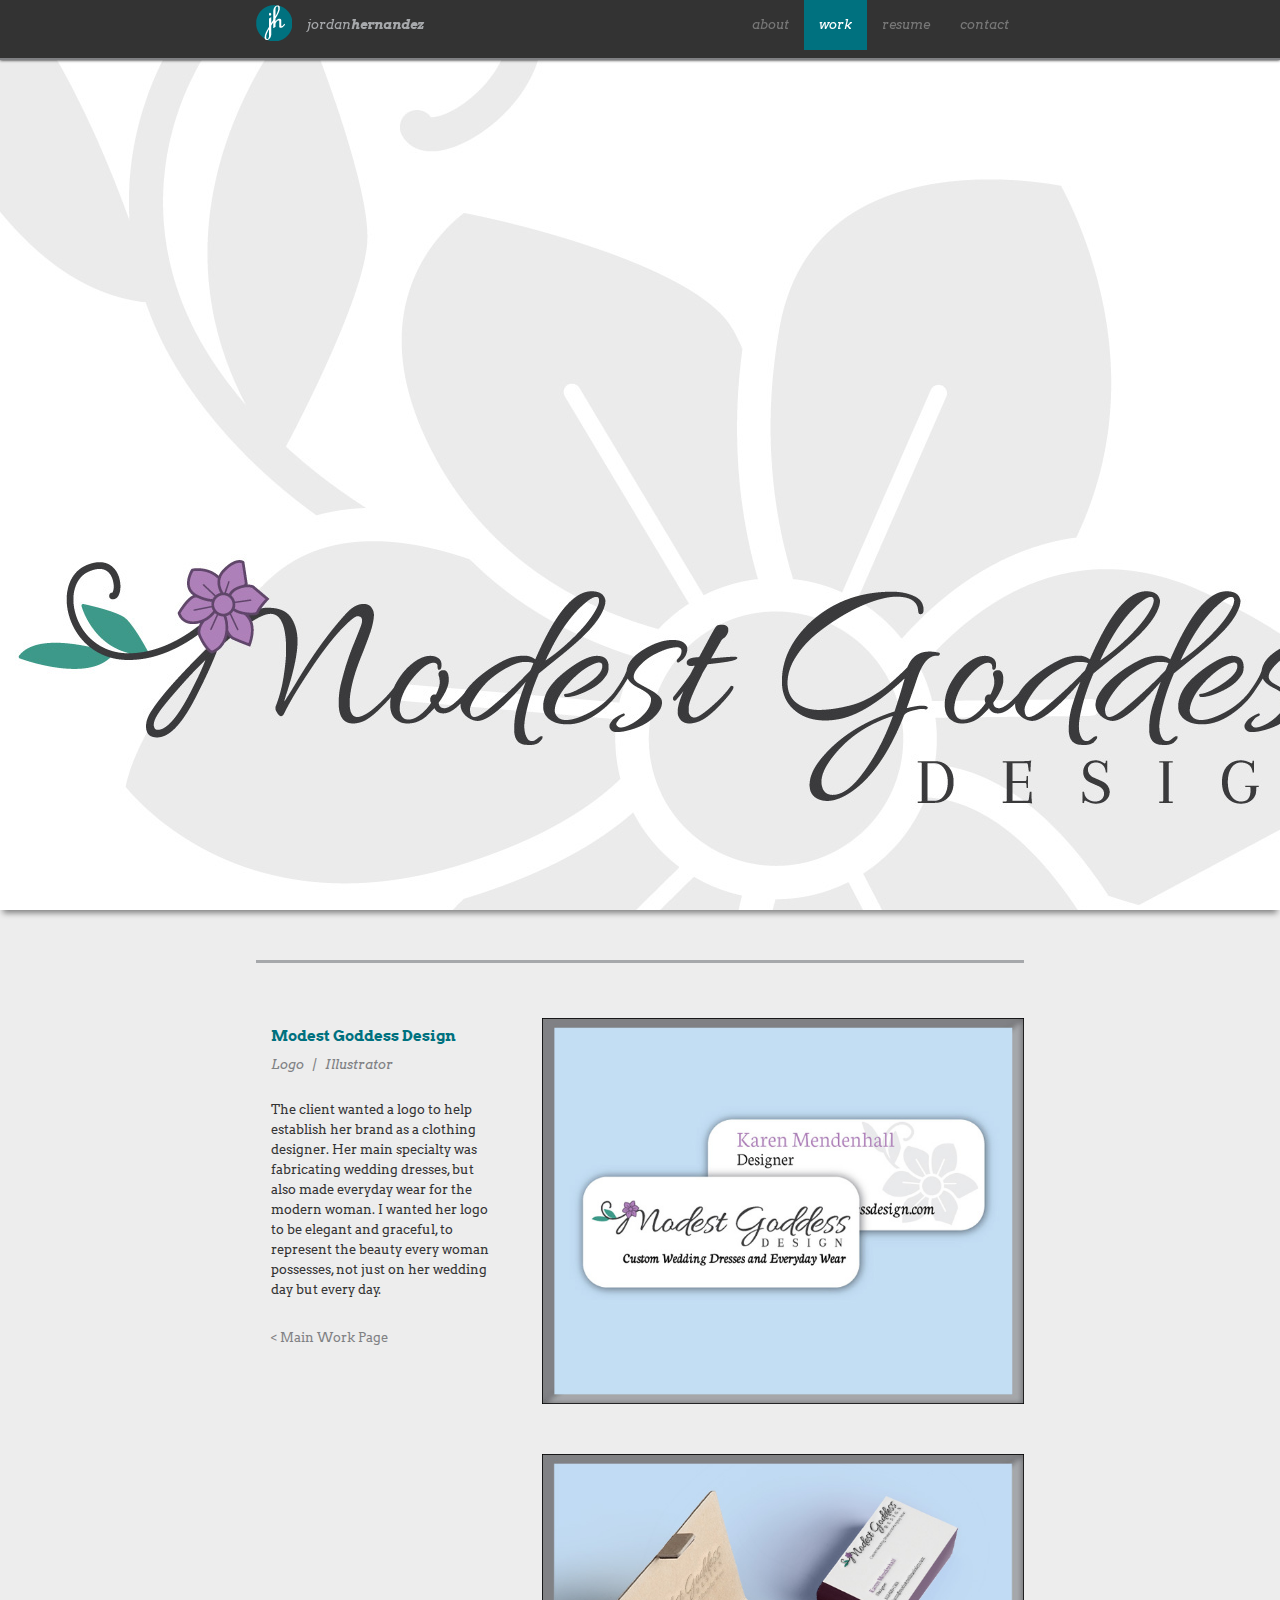
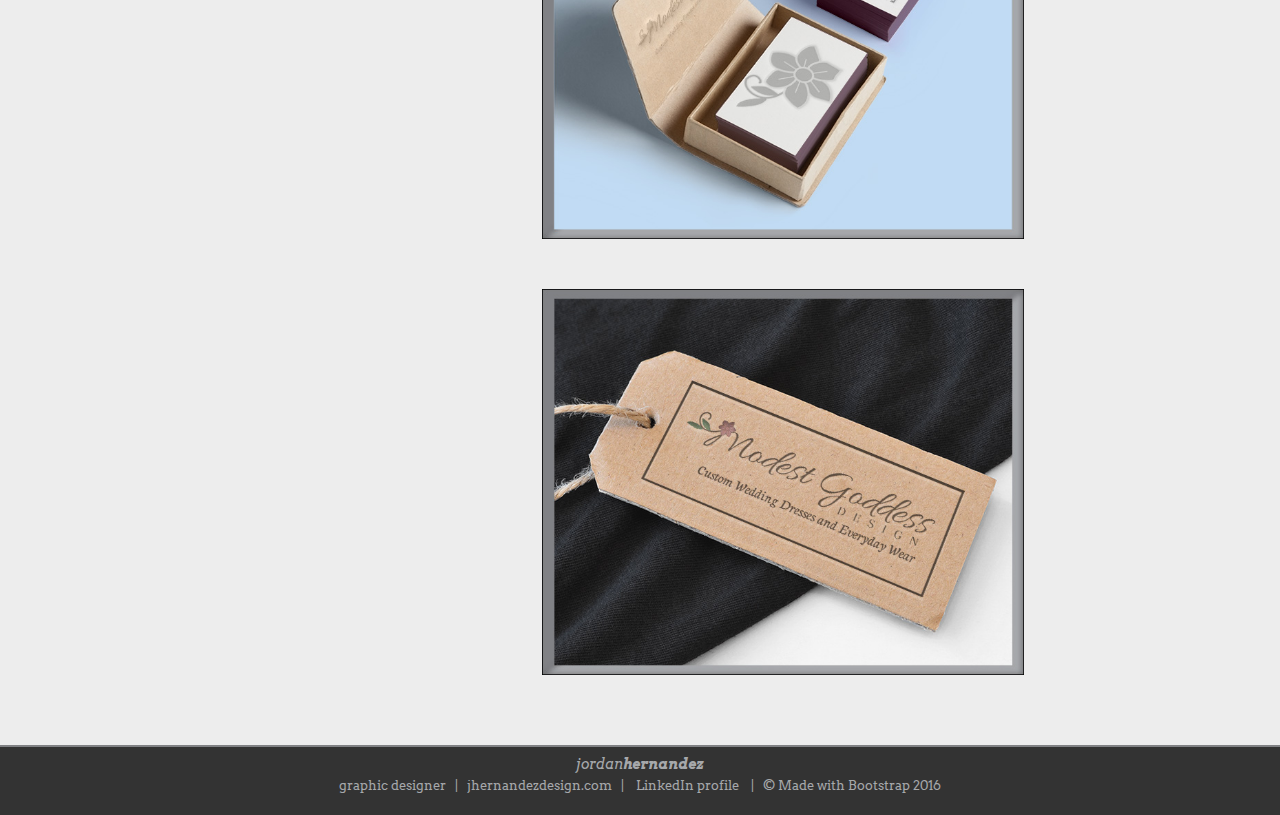
<file: mgd.html>
<!DOCTYPE html>
<html>
<head>
	<title>Jordan Hernandez Design</title>
	<meta charset="utf-8">
	<meta name="viewport" content="width=device-width, initial-scale=1">
	<meta name="description" content="Graphic designer">
	<meta name="author" content="Jordan Hernandez">
	
	<link href="css/bootstrap/bootstrap.css" rel="stylesheet">
	<link href="https://fonts.googleapis.com/css?family=Arvo:400,400i,700i|Lato:300,400,700" rel="stylesheet">
	<link rel="shortcut icon" type="image/x-icon" href="/favicon.ico">
	<link href="css/main.css" rel="stylesheet">

</head>

<body>

<!-- Start Navigation -->

	<div class="navbar navbar-default navbar-fixed-top">
		<div class="container navigation">
			<div class="navbar-header">
				<button button type="button" class="navbar-toggle collapsed" data-toggle="collapse" data-target="#navbar" aria-expanded="false" aria-controls="navbar">
					<span class="sr-only">Toggle navigation</span>
					<span class="icon-bar"></span>
					<span class="icon-bar"></span>
					<span class="icon-bar"></span>
				</button>
				<a class="navbar-brand" rel="home" href="index.html" alt="Home">
					<img id="logo" src="images/cover_logo2.png">
				</a>
				<p class="headerName">jordan<strong>hernandez</strong></p>
			</div>
			
			<div id="navbar" class="collapse navbar-collapse navbar-responsive-collapse navbar-right">
				<ul class="nav navbar-nav">
					<li><a href="about.html">about</a></li>
					<li class="active dropdown"><a href="#">work</a></li>
					<li><a href="resume.html">resume</a></li>
					<li><a href="contact.html">contact</a></li>	
				</ul>
			</div>
		</div>
	</div>

<!-- End Navigation -->

<!-- Full Image -->
<div class="coverImg">	
  	<img src="images/mgd/cover.jpg" alt="Ethics Point Binary Poster">
</div>

<!-- Page content -->
<div class="container projectHeading">

	<div class="col-xs-12 col-sm-12 col-md-12 col-lg-12">
		<div class="projectInfo col-xs-12 col-sm-12 col-md-4 col-lg-4">
			<h2 class="workTitle">Modest Goddess Design</h2>
				<p>
					<span class="projects">Logo&nbsp;&nbsp;&nbsp;|&nbsp;&nbsp;&nbsp;Illustrator</span>
				</p>
				<p class="infoParagraph">The client wanted a logo to help establish her brand as a clothing designer. Her main specialty was fabricating wedding dresses, but also made everyday wear for the modern woman. I wanted her logo to be elegant and graceful, to represent the beauty every woman possesses, not just on her wedding day but every day.</p>
				<br>
				<a class="mainPage" href="work.html" alt="Main Work Page">< Main Work Page</a>
		</div>
		<div class="imgContainer col-xs-12 col-sm-12 col-md-8 col-lg-8">
			<img class="img-responsive imgOne" src="images/mgd/logo.jpg" alt="Front of Program">
			<img class="img-responsive imgTwo" src="images/mgd/businessCard.jpg" alt="Back of Program">
			<img class="img-responsive imgLast" src="images/mgd/tag.jpg" alt="Inside Program">
		</div>
	</div>
</div>
<!-- Footer -->

<footer class="footer text-center">
	<p class="footerText">
		<h6 class="footerName">jordan<strong>hernandez</strong><br></h6>
			<span class="footerInfo">graphic <stong>designer</stong>&nbsp;&nbsp;&nbsp;|&nbsp;&nbsp;&nbsp;<a class="footerEmail" href="mailto:jnb.hernandez1@gmail.com?Subject=Graphic Design">jhernandezdesign.com</a>&nbsp;&nbsp;&nbsp;|&nbsp;&nbsp;&nbsp;&nbsp;<a id="linkedIn" href="http://www.linkedin.com/in/jordanbhernandez" target="_blank" alt="Jordan Hernandez's LinkedIn">LinkedIn profile</a></font>&nbsp;&nbsp;&nbsp;&nbsp;|&nbsp;&nbsp;&nbsp;© Made with Bootstrap 2016
	</p>
</footer>
<!-- JS -->
	<script src="https://ajax.googleapis.com/ajax/libs/jquery/1.11.3/jquery.min.js"></script>
	<script src="js/bootstrap/bootstrap.min.js"></script>
</body>
</html>
</file>
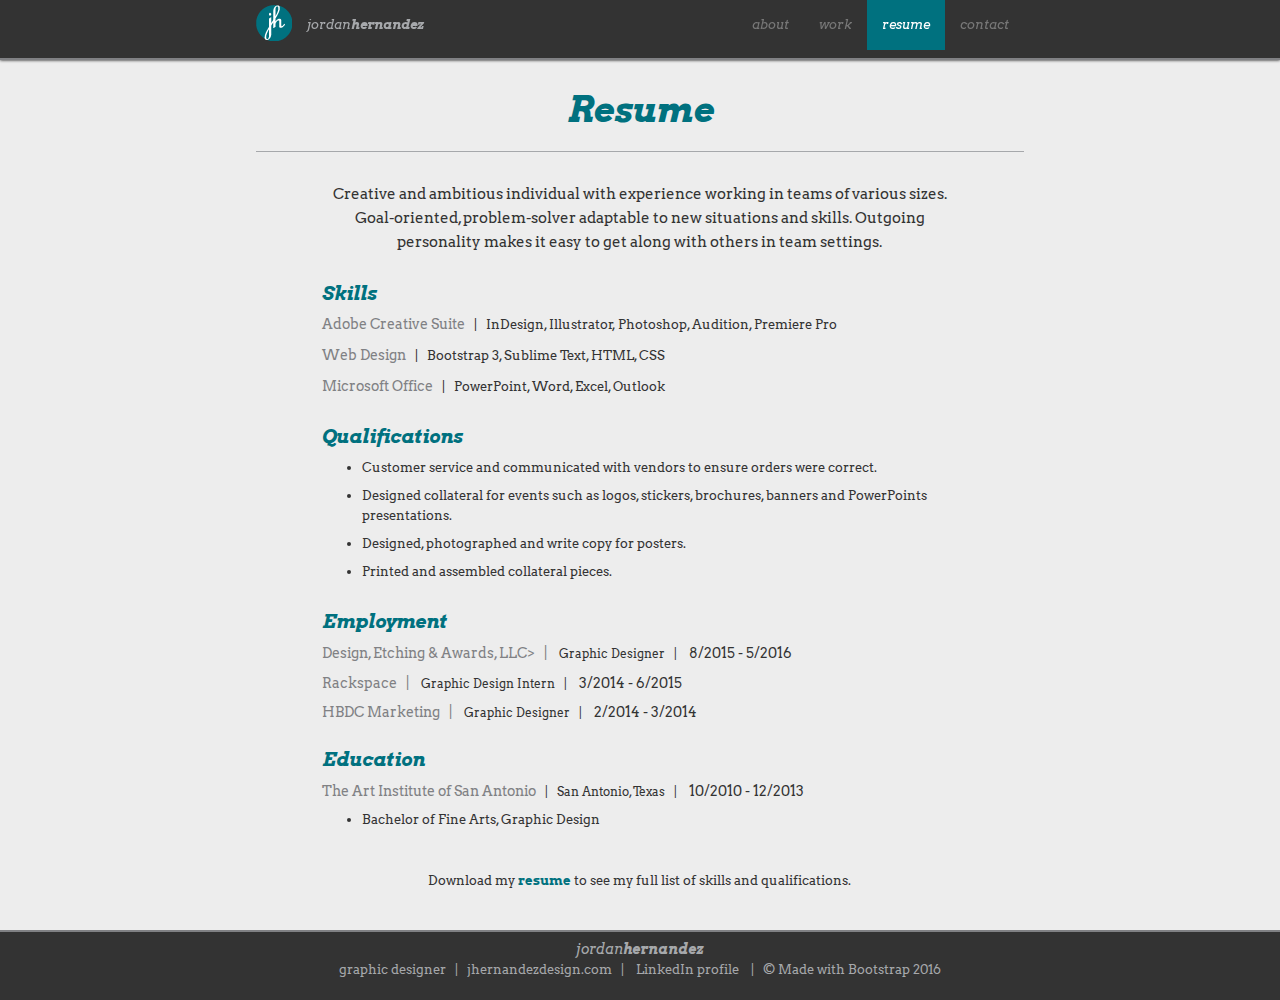
<file: resume.html>
<!DOCTYPE html>
<html>
<head>
	<title>Jordan Hernandez Design</title>
	<meta charset="utf-8">
	<meta name="viewport" content="width=device-width, initial-scale=1">
	<meta name="description" content="Graphic designer">
	<meta name="author" content="Jordan Hernandez">
	
	<link href="css/bootstrap/bootstrap.css" rel="stylesheet">
	<link href="https://fonts.googleapis.com/css?family=Arvo:400,400i,700i|Lato:300,400,700" rel="stylesheet">
	<link rel="shortcut icon" type="image/x-icon" href="/favicon.ico">
	<link href="css/main.css" rel="stylesheet">

</head>

<body>

<!-- Start Navigation -->

	<div class="navbar navbar-default navbar-fixed-top">
		<div class="container navigation">
			<div class="navbar-header">
				<button button type="button" class="navbar-toggle collapsed" data-toggle="collapse" data-target="#navbar" aria-expanded="false" aria-controls="navbar">
					<span class="sr-only">Toggle navigation</span>
					<span class="icon-bar"></span>
					<span class="icon-bar"></span>
					<span class="icon-bar"></span>
				</button>
				<a class="navbar-brand" rel="home" href="index.html" alt="Home">
					<img id="logo" src="images/cover_logo2.png">
				</a>
				<p class="headerName">jordan<strong>hernandez</strong></p>
			</div>
			
			<div id="navbar" class="collapse navbar-collapse navbar-responsive-collapse navbar-right">
				<ul class="nav navbar-nav">
					<li><a href="about.html">about</a></li>
					<li><a href="work.html">work</a></li>
					<li class="active"><a href="resume.html">resume</a></li>
					<li><a href="contact.html">contact</a></li>	
				</ul>
			</div>
		</div>
	</div>

<!-- End Navigation -->

<h1 class="pageTitle text-center">Resume</h1>

<hr>

<!-- resume -->
<div class="container">
	<div class="row">
		<div class="col-md-10 col-md-offset-1">
			<p class="opening text-center">Creative and ambitious individual with experience
working in teams of various sizes. Goal-oriented, problem-solver adaptable to new
situations and skills. Outgoing personality makes it easy to get along with
others in team settings.</p>

	<!-- Skills -->
		<h3 class="sectionTitle text-left">Skills</h3>
			<p>
				<span class="skills">Adobe Creative Suite</span>&nbsp;&nbsp;&nbsp;|&nbsp;&nbsp;&nbsp;InDesign, Illustrator, Photoshop, Audition, Premiere Pro
			</p>
			<p>
				<span class="skills">Web Design</span>&nbsp;&nbsp;&nbsp;|&nbsp;&nbsp;&nbsp;Bootstrap 3, Sublime Text, HTML, CSS
			</p>
			<p>
				<span class="skills">Microsoft Office</span>&nbsp;&nbsp;&nbsp;|&nbsp;&nbsp;&nbsp;PowerPoint, Word, Excel, Outlook
			</p>
	
	<!-- Qualifications -->
		<h3 class="sectionTitle text-left">Qualifications</h3>
			<ul>
					<li>Customer service and communicated with vendors to ensure orders were correct.</li>
					<li>Designed collateral for events such as logos, stickers, brochures, banners and PowerPoints presentations.</li>
					<li>Designed, photographed and write copy for posters.</li>
					<li>Printed and assembled collateral pieces.</li>
				</ul>

	<!-- Experience -->
		<h3 class="sectionTitle text-left">Employment</h3>
			<h5 class="company">Design, Etching & Awards, LLC>&nbsp;&nbsp;&nbsp;|&nbsp;&nbsp;&nbsp;
				<span class="workingTitle">Graphic Designer&nbsp;&nbsp;&nbsp;|&nbsp;&nbsp;&nbsp;</span>
				<span class="dates">8/2015 - 5/2016</span>
			</h5>

			<h5 class="company">Rackspace&nbsp;&nbsp;&nbsp;|&nbsp;&nbsp;&nbsp;
				<span class="workingTitle">Graphic Design Intern&nbsp;&nbsp;&nbsp;|&nbsp;&nbsp;&nbsp;</span>
				<span class="dates">3/2014 - 6/2015</span>
			</h5>

			<h5 class="company">HBDC Marketing&nbsp;&nbsp;&nbsp;|&nbsp;&nbsp;&nbsp;
				<span class="workingTitle">Graphic Designer&nbsp;&nbsp;&nbsp;|&nbsp;&nbsp;&nbsp;</span>
				<span class="dates">2/2014 - 3/2014</span>
			</h5>

		<h3 class="sectionTitle text-left">Education</h3>
			<h5 class="company">The Art Institute of San Antonio&nbsp;&nbsp; 
				<span class="workingTitle">|&nbsp;&nbsp;&nbsp;San Antonio, Texas&nbsp;&nbsp;&nbsp;|&nbsp;&nbsp;&nbsp;</span>
				<span class="dates">10/2010 - 12/2013</span>
			</h5>
				<ul>
					<li>Bachelor of Fine Arts, Graphic Design</li>
				</ul>

	<!-- Resume Link -->
		<p class="resumeLink text-center">Download my <a class="resume" href="JHResume.pdf" target="_blank" alt="Jordan Hernandez's Resume">resume</a> to see my full list of skills and qualifications.</p>

		</div>
	</div>
</div>

<!-- Footer -->

<footer class="footer text-center">
	<p class="footerText">
		<h6 class="footerName">jordan<strong>hernandez</strong><br></h6>
			<span class="footerInfo">graphic <stong>designer</stong>&nbsp;&nbsp;&nbsp;|&nbsp;&nbsp;&nbsp;<a class="footerEmail" href="mailto:jnb.hernandez1@gmail.com?Subject=Graphic Design">jhernandezdesign.com</a>&nbsp;&nbsp;&nbsp;|&nbsp;&nbsp;&nbsp;&nbsp;<a id="linkedIn" href="http://www.linkedin.com/in/jordanbhernandez" target="_blank" alt="Jordan Hernandez's LinkedIn">LinkedIn profile</a></font>&nbsp;&nbsp;&nbsp;&nbsp;|&nbsp;&nbsp;&nbsp;© Made with Bootstrap 2016
	</p>
</footer>
<!-- JS -->
	<script src="https://ajax.googleapis.com/ajax/libs/jquery/1.11.3/jquery.min.js"></script>
	<script src="js/bootstrap/bootstrap.min.js"></script>
</body>
</html>
</file>
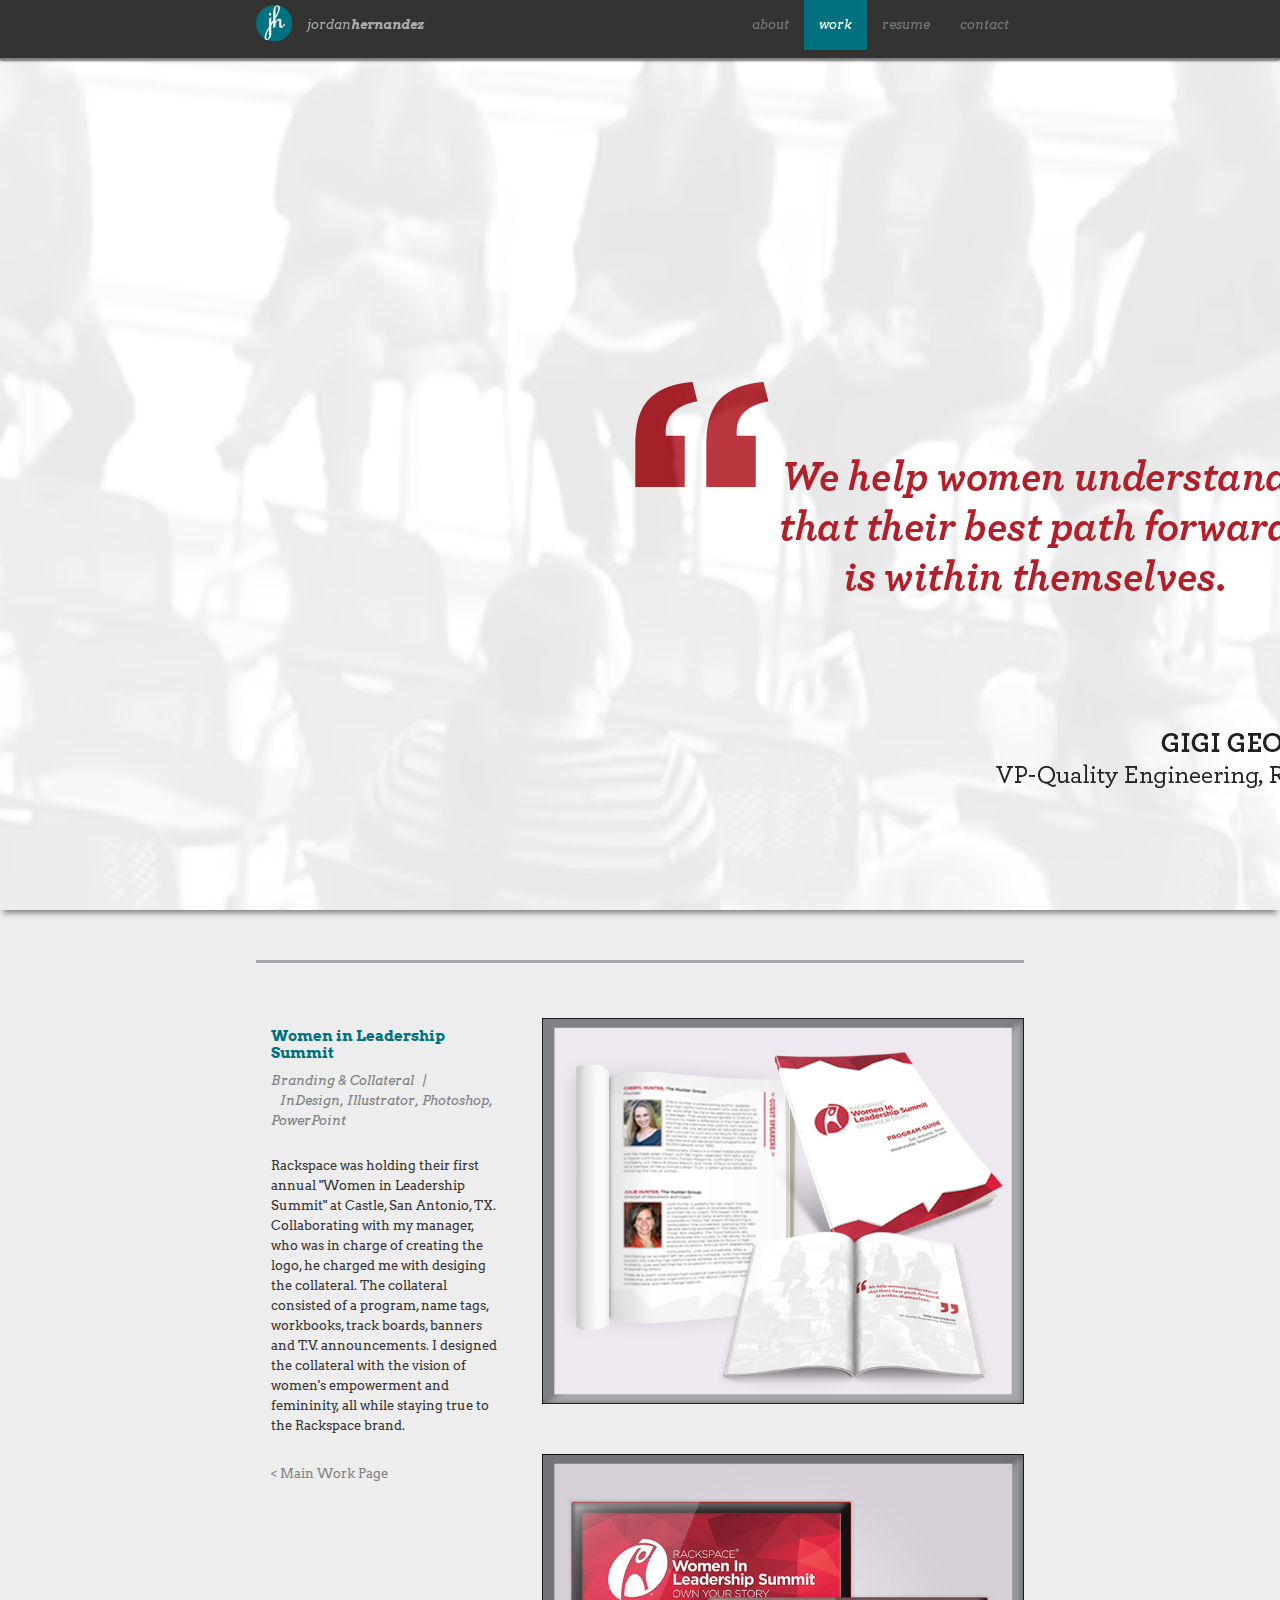
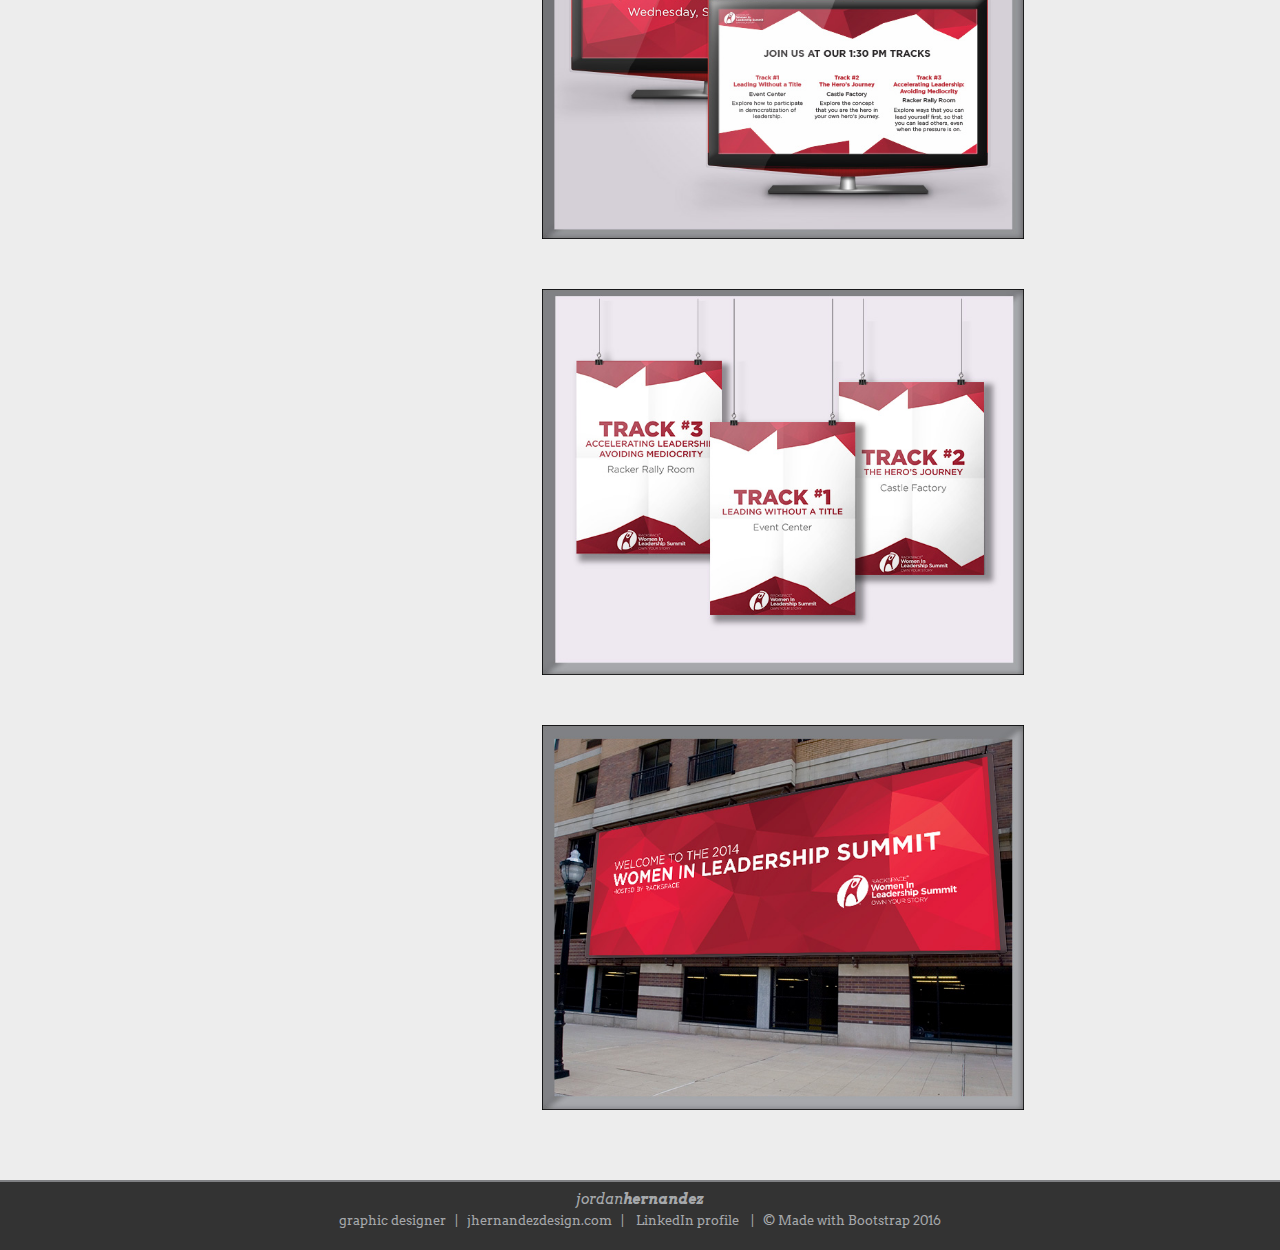
<file: wil.html>
<!DOCTYPE html>
<html>
<head>
	<title>Jordan Hernandez Design</title>
	<meta charset="utf-8">
	<meta name="viewport" content="width=device-width, initial-scale=1">
	<meta name="description" content="Graphic designer">
	<meta name="author" content="Jordan Hernandez">
	
	<link href="css/bootstrap/bootstrap.css" rel="stylesheet">
	<link href="https://fonts.googleapis.com/css?family=Arvo:400,400i,700i|Lato:300,400,700" rel="stylesheet">
	<link rel="shortcut icon" type="image/x-icon" href="/favicon.ico">
	<link href="css/main.css" rel="stylesheet">

</head>

<body>

<!-- Start Navigation -->

	<div class="navbar navbar-default navbar-fixed-top">
		<div class="container navigation">
			<div class="navbar-header">
				<button button type="button" class="navbar-toggle collapsed" data-toggle="collapse" data-target="#navbar" aria-expanded="false" aria-controls="navbar">
					<span class="sr-only">Toggle navigation</span>
					<span class="icon-bar"></span>
					<span class="icon-bar"></span>
					<span class="icon-bar"></span>
				</button>
				<a class="navbar-brand" rel="home" href="index.html" alt="Home">
					<img id="logo" src="images/cover_logo2.png">
				</a>
				<p class="headerName">jordan<strong>hernandez</strong></p>
			</div>
			
			<div id="navbar" class="collapse navbar-collapse navbar-responsive-collapse navbar-right">
				<ul class="nav navbar-nav">
					<li><a href="about.html">about</a></li>
					<li class="active dropdown"><a href="#">work</a></li>
					<li><a href="resume.html">resume</a></li>
					<li><a href="contact.html">contact</a></li>	
				</ul>
			</div>
		</div>
	</div>

<!-- End Navigation -->

<!-- Full Image -->
<div class="coverImg">	
  	<img src="images/wil/cover.jpg" alt="Woman in Leadership Quote">
</div>

<!-- Page content -->
<div class="container projectHeading">

	<div class="col-xs-12 col-sm-12 col-md-12 col-lg-12">
		<div class="projectInfo col-xs-12 col-sm-12 col-md-4 col-lg-4">
			<h2 class="workTitle">Women in Leadership Summit</h2>
				<p>
					<span class="projects">Branding & Collateral&nbsp;&nbsp;&nbsp;|&nbsp;&nbsp;&nbsp;InDesign, Illustrator, Photoshop, PowerPoint</span>
				</p>
				<p class="infoParagraph">Rackspace was holding their first annual "Women in Leadership Summit" at Castle, San Antonio, TX. Collaborating with my manager, who was in charge of creating the logo, he charged me with desiging the collateral. The collateral consisted of a program, name tags, workbooks, track boards, banners and T.V. announcements. I designed the collateral with the vision of women's empowerment and femininity, all while staying true to the Rackspace brand.</p>
				<br>
				<a class="mainPage" href="work.html" alt="Main Work Page">< Main Work Page</a>
		</div>
		<div class="imgContainer col-xs-12 col-sm-12 col-md-8 col-lg-8">
			<img class="img-responsive imgOne" src="images/wil/program.jpg" alt="WIL Program">
			<img class="img-responsive imgTwo" src="images/wil/TV.jpg" alt="WIL TV Announcements">
			<img class="img-responsive imgThree" src="images/wil/tracks.jpg" alt="WIL Track Boards">
			<img class="img-responsive imgFour" src="images/wil/banner.jpg" alt="WIL Summit Banner">
		</div>
	</div>
</div>
<!-- Footer -->

<footer class="footer text-center">
	<p class="footerText">
		<h6 class="footerName">jordan<strong>hernandez</strong><br></h6>
			<span class="footerInfo">graphic <stong>designer</stong>&nbsp;&nbsp;&nbsp;|&nbsp;&nbsp;&nbsp;<a class="footerEmail" href="mailto:jnb.hernandez1@gmail.com?Subject=Graphic Design">jhernandezdesign.com</a>&nbsp;&nbsp;&nbsp;|&nbsp;&nbsp;&nbsp;&nbsp;<a id="linkedIn" href="http://www.linkedin.com/in/jordanbhernandez" target="_blank" alt="Jordan Hernandez's LinkedIn">LinkedIn profile</a></font>&nbsp;&nbsp;&nbsp;&nbsp;|&nbsp;&nbsp;&nbsp;© Made with Bootstrap 2016
	</p>
</footer>
<!-- JS -->
	<script src="https://ajax.googleapis.com/ajax/libs/jquery/1.11.3/jquery.min.js"></script>
	<script src="js/bootstrap/bootstrap.min.js"></script>
</body>
</html>
</file>
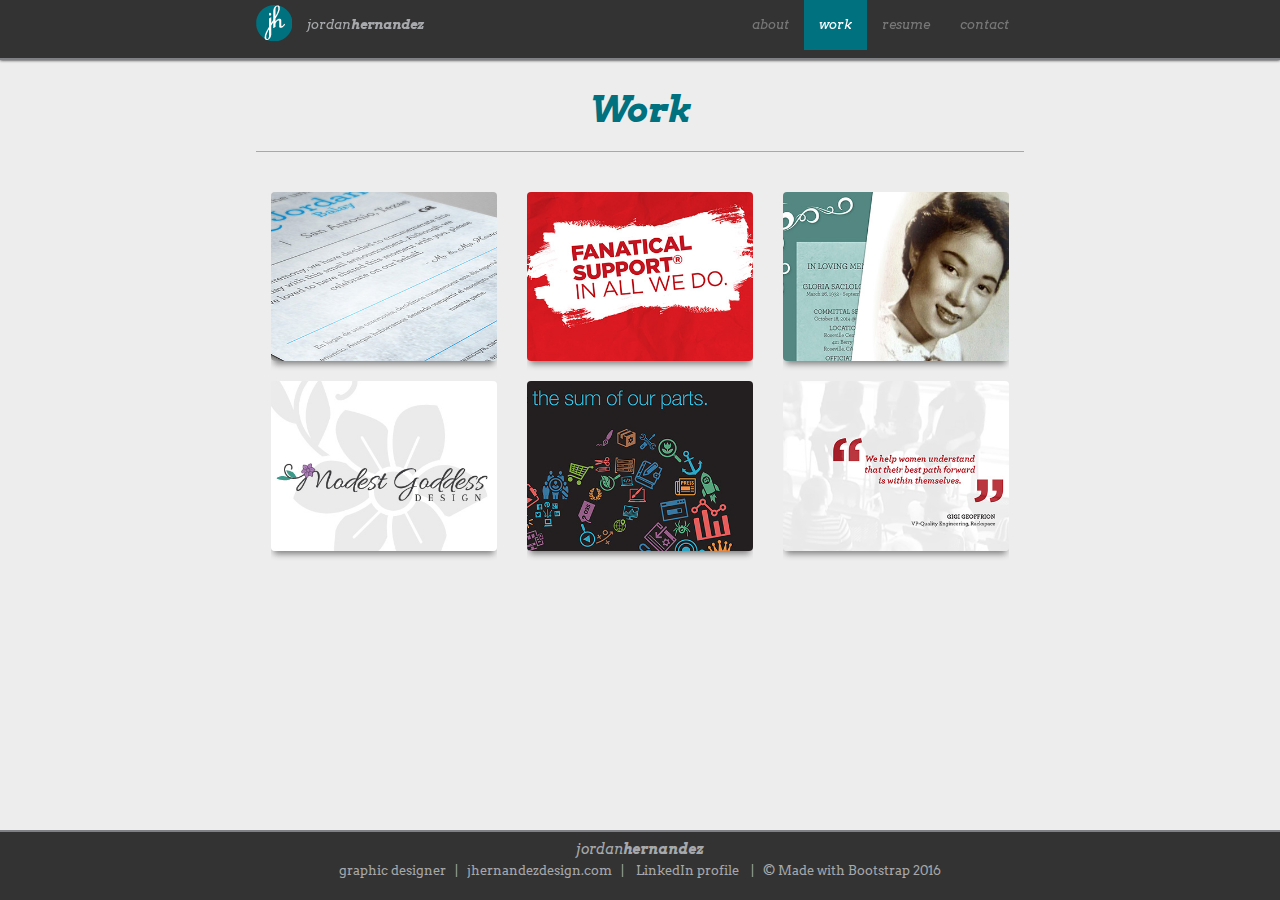
<file: work.html>
<!DOCTYPE html>
<html>
<head>
	<title>Jordan Hernandez Design</title>
	<meta charset="utf-8">
	<meta name="viewport" content="width=device-width, initial-scale=1">
	<meta name="description" content="Graphic designer">
	<meta name="author" content="Jordan Hernandez">
	
	<link href="css/bootstrap/bootstrap.css" rel="stylesheet">
	<link href="https://fonts.googleapis.com/css?family=Arvo:400,400i,700i|Lato:300,400,700" rel="stylesheet">
	<link rel="shortcut icon" type="image/x-icon" href="/favicon.ico">
	<link href="css/main.css" rel="stylesheet">

</head>

<body>

<!-- Start Navigation -->

	<div class="navbar navbar-default navbar-fixed-top">
		<div class="container navigation">
			<div class="navbar-header">
				<button button type="button" class="navbar-toggle collapsed" data-toggle="collapse" data-target="#navbar" aria-expanded="false" aria-controls="navbar">
					<span class="sr-only">Toggle navigation</span>
					<span class="icon-bar"></span>
					<span class="icon-bar"></span>
					<span class="icon-bar"></span>
				</button>
				<a class="navbar-brand" rel="home" href="index.html" alt="Home">
					<img id="logo" src="images/cover_logo2.png">
				</a>
				<p class="headerName">jordan<strong>hernandez</strong></p>
			</div>
			
			<div id="navbar" class="collapse navbar-collapse navbar-responsive-collapse navbar-right">
				<ul class="nav navbar-nav">
					<li><a href="about.html">about</a></li>
					<li class="active"><a href="#">work</a></li>
					<li><a href="resume.html">resume</a></li>
					<li><a href="contact.html">contact</a></li>	
				</ul>
			</div>
		</div>
	</div>

<!-- End Navigation -->

<h1 class="pageTitle text-center">Work</h1>

<hr>

<!-- work -->
<div class="container workGallery">
	<div class="gallery col-xs-12 col-sm-12 col-md-12 col-lg-12">
		     <div class="grid col-xs-12 col-sm-12 col-md-4 col-lg-4">
                <div class="hovereffect">
                	<img class="img-responsive thumbnail" src="images/announcement/portfolio1.jpg" alt="Hernandez Wedding Announcement">
	             	<div class="overlay">
	             		<a href="announcement.html"><h4>Hernandez Wedding Announcement</h4></a>
					</div>
				</div>
            </div>          

            <div class="grid col-xs-12 col-sm-12 col-md-4 col-lg-4">
            	<div class="hovereffect">
                    <img class="img-responsive thumbnail" src="images/coreValues/portfolio4.jpg" alt="Core Values Winners">
                    <div class="overlay">
	                    <a href="coreValues.html"><h4>Core Values Winners</h4></a>
	                </div>
	            </div>
            </div>	

            <div class="grid col-xs-12 col-sm-12 col-md-4 col-lg-4">
                <div class="hovereffect">
                	<img class="img-responsive thumbnail" src="images/grandma/portfolio2.jpg" alt="Gloria Balay Memorial Service Program">
                	<div class="overlay">
                		<a href="grandma.html"><h4>Gloria Balay<br> Memorial Service Program</h4></a>
                	</div>
                </div>
            </div>

            <div class="grid col-xs-12 col-sm-12 col-md-4 col-lg-4">
            	<div class="hovereffect">
                    <img class="img-responsive thumbnail" src="images/mgd/portfolio3.jpg" alt="Modest Goddess Design">
                	<div class="overlay">
                		<a href="mgd.html"><h4>Modest Goddess Design</h4></a>
                	</div>
                </div>
            </div>

            <div class="grid col-xs-12 col-sm-12 col-md-4 col-lg-4">
            	<div class="hovereffect">
                    <img class="img-responsive thumbnail" src="images/ethics/portfolio5.jpg" alt="Ethics Point Posters">
                	<div class="overlay">
                		<a href="ethics.html"><h4>Ethics Point Posters</h4></a>
                	</div>
                </div>
            </div>

            <div class="grid col-xs-12 col-sm-12 col-md-4 col-lg-4">
            	<div class="hovereffect">
                    <img class="img-responsive thumbnail" src="images/wil/portfolio6.jpg" alt="Women In Leadership">
                    <div class="overlay">
                		<a href="wil.html"><h4>Women in Leadership Summit</h4></a>
                	</div>
                </div>
            </div>

	</div>
</div>

<!-- Footer -->

<footer class="footer text-center">
	<p class="footerText">
		<h6 class="footerName">jordan<strong>hernandez</strong><br></h6>
			<span class="footerInfo">graphic <stong>designer</stong>&nbsp;&nbsp;&nbsp;|&nbsp;&nbsp;&nbsp;<a class="footerEmail" href="mailto:jnb.hernandez1@gmail.com?Subject=Graphic Design">jhernandezdesign.com</a>&nbsp;&nbsp;&nbsp;|&nbsp;&nbsp;&nbsp;&nbsp;<a id="linkedIn" href="http://www.linkedin.com/in/jordanbhernandez" target="_blank" alt="Jordan Hernandez's LinkedIn">LinkedIn profile</a></font>&nbsp;&nbsp;&nbsp;&nbsp;|&nbsp;&nbsp;&nbsp;© Made with Bootstrap 2016
	</p>
</footer>
<!-- JS -->
	<script src="https://ajax.googleapis.com/ajax/libs/jquery/1.11.3/jquery.min.js"></script>
	<script src="js/bootstrap/bootstrap.min.js"></script>
</body>
</html>
</file>
<file: css/main.css>
html {
      position: relative;
      min-height: 100%;
    }

/*
 * navbar */
    .navbar {
      font-family: 'Arvo', serif;
      font-style: italic;
      background-color: #333;
      border-bottom: 2px solid #808184;
      color: #a6a8ab;
      box-shadow: 0 0 3px black;
    }

.nav {
    background-color: #333;
    text-align: right;
}

    .navbar-fixed-top {
      position: fixed;
      right: 0;
      left: 0;
    }

    @media (max-width: 600px) { 
      p.headerName {
        display: none;
      }
    }

    .headerName {
      color: #a6a8ab;
      display: inline-block;
      margin-top: 15px; 
    }

    .navbar-brand {
      padding-top: 5px;
    }

    .navbar-default .navbar-nav > .active > a, .navbar-default .navbar-nav > .active > a:hover, .navbar-default .navbar-nav > .active > a:focus {
      font-weight: 400;
      background-color: #00717f;
      color: #fff;
    }

    .navbar-default .navbar-nav > li > a:hover, .navbar-default .navbar-nav > li > a:focus {
      font-weight: 700;
      color: #00717f;
}

/*
  * body */


    body {
      font-family: 'Arvo', serif;
      font-weight: 400;
      font-size: 1.25em;
      line-height: 160%;
      padding-top: 10px;
      padding-bottom: 100px;
      margin: 0;
      background-color: #ededed;
    }

    p.infoParagraph {
      margin-bottom: 8px;
    }

    p.paragraph2 {
      margin-top: 8px;
    }

    p.opening {
      font-weight: 400;
      font-size: 1.2em;
      line-height: 160%;
    }

    .container {
      margin: auto;
      width: 60%;
      padding: 0;
    }

    a.resume {
      font-weight: 700;
      color: #00717f;
      text-decoration: none;
    }

    hr {
      height: 1px;
      margin-bottom: 30px;
      width: 60%;
      color: #a6a8ab;
      background-color: #a6a8ab;
    }

    .projectHeading {
      margin-top: 50px;
      margin-bottom: 40px;
      border-top-style: solid;
      border-top-color: #a6a8ab;
    }

/*
  * About Me */
  div.author {
    margin-top: 15px;
    margin-left: 15px;
  }

    .aboutMe {

    }

    p.aboutInfo {
      margin-top: 25px;
    }

    img.hernandez {
      margin-right: 40px;
      box-shadow: 0 6px 6px -3px grey;
    }


/*
  * Headers */
    h1.pageTitle {
      font-family: 'Arvo', serif;
      font-style: italic;
      font-weight: 700;
      margin-top: 80px;
      margin-bottom: 20px;
      color: #00717f;
    }

    h2.workTitle {
      font-family: 'Arvo', serif;
      font-weight: 700;
      font-size: 120%;
      color: #00717f;
    }

    h3.sectionTitle {
      font-family: 'Arvo', serif;
      font-style: italic;
      font-size: 150%;
      font-weight: 700;
      margin-top: 30px;
      color: #00717f;
    }

    h4 {
      text-align: center;
      display: block;
      font-size: 13px;
      color: #fff;
    }

    h5.company {
      font-weight: 400;
      font-size: 110%;
      margin-top: 14px;
      color: #808184;
    }

    h6.footerName {
      font-size: 115%;
      font-style: italic;
      color: #a6a8ab;
      margin-top: 10px;
      margin-bottom: 3px;
    }

/*
  * Resume Page*/

    p.resumeLink {
      font-size: 105%;
      margin-top: 40px;
    }

    span.skills {
      font-weight: 400;
      font-size: 110%;
      color: #808184;
    }

    span.workingTitle {
      font-weight: 400;
      font-size: 90%;
      color: #333;
    }

    span.dates {
      font-weight: 400;
      font-size: 100%;
      color: #333;
    }

    ul {
      margin-bottom: 3%;
    }

    li {
      margin-bottom: 8px;
    }

/*
  * imgs */
    img {
      vertical-align: middle;
    }

/*
  * Contact Form */
    .btn-default, .btn-default:visited {
      background-color: #00717f;
      border-color: #808184;
      color: #fff;
    }

      #form {
      margin-top: 20px;
    }

    .form-group {
      font-weight: 300;
      margin-top: 20px;
    }

/*
  * Footer */
    p.footerText {
      font-family: 'Arvo', serif;
      color: #a6a8ab;
    }

     .footer {
      background-color: #333;
      border-top: 2px solid #808184;
      height: 70px;
      width: 100%;
      position: absolute;
      bottom: 0;
    }

    span.footerInfo {
      color: #a6a8ab;
    }

    a.footerEmail {
      color: #a6a8ab;
      text-decoration: none;
    }

    a#linkedIn {
      color: #a6a8ab;
      text-decoration: none;
    }

 /*
  * Work Page Images */
.thumbnail {
  max-width: 100%;
  max-height: auto;
    background-color: transparent;
    border: 0px;
    box-shadow: 0 6px 6px -3px grey;
    padding: 0px;
}

.gallery {
  margin-top: 10px;
}

.hovereffect {
  width: 100%;
  height: 100%;
  float: left;
  overflow: hidden;
  position: relative;
  text-align: center;
  cursor: default;
}

.hovereffect .overlay {
  position: absolute;
  overflow: hidden;
  width: 80%;
  height: 75%;
  left: 10%;
  top: 10%;
  border-bottom: 1px solid #fff;
  border-top: 1px solid #fff;
  -webkit-transition: opacity 0.35s, -webkit-transform 0.35s;
  transition: opacity 0.35s, transform 0.35s;
  -webkit-transform: scale(0,1);
  -ms-transform: scale(0,1);
  transform: scale(0,1);
}

.hovereffect:hover .overlay {
  opacity: 1;
  filter: alpha(opacity=100);
  -webkit-transform: scale(1);
  -ms-transform: scale(1);
  transform: scale(0.9);
}

.hovereffect img {
  display: block;
  position: relative;
  -webkit-transition: all 0.35s;
  transition: all 0.35s;
}

.hovereffect:hover img {
   filter: brightness(0.6);
  -webkit-filter: brightness(0.4);
}

.hovereffect h4 {
  text-align: center;
  position: relative;
  font-size: 18px;
  background-color: transparent;
  color: #fff;
  padding: 5em 0;
  opacity: 0;
  filter: alpha(opacity=0);
  -webkit-transition: opacity 0.35s, -webkit-transform 0.35s;
  transition: opacity 0.35s, transform 0.35s;
  -webkit-transform: translate3d(0,-100%,0);
  transform: translate3d(0,-100%,0);
}

.hovereffect a {
  color: #FFF;
  padding: 1em 0;
  opacity: 0;
  filter: alpha(opacity=0);
  -webkit-transition: opacity 0.35s, -webkit-transform 0.35s;
  transition: opacity 0.35s, transform 0.35s;
  -webkit-transform: translate3d(0,100%,0);
  transform: translate3d(0,100%,0);
  text-decoration: none;
}

.hovereffect:hover a, .hovereffect:hover h4 {
  opacity: 1;
  filter: alpha(opacity=100);
  -webkit-transform: translate3d(0,0,0);
  transform: translate3d(0,0,0);
}

/*
  * Full Page Image */
.coverImg {
  position: relative;
  overflow: hidden;
  width: 100%;
  height: 100vh;
  box-shadow: 0 6px 6px -3px grey;
}

.coverImg img {
  position: absolute;
  top: 0;
  right: 0;
  bottom: 0;
  min-width: 100%;
  min-height: 100%;
  left: 50%;
  transform: translate(-50%);
  overflow-x: hidden;
}

/*
 * Porject Page */
   .projectInfo {
      max-width: auto;
      margin-top: 45px;
    }

    .imgContainer {
      margin-top: 45px;
      padding: 0 0 0 30px;
    }

      span.projects {
        font-style: italic; 
        color: #808184;
      }

  .infoParagraph {
    margin: 25px 0 40px 0;
  }

.col-lg-12 {
  padding: 0;
}

/*
 * Images */
    .imgOne {
      margin: 10px 0 50px 0;
    }    

    .imgTwo {
      margin: 50px 0 50px 0;
    }

    .imgThree {
      margin: 50px 0 50px 0;
    }

    .imgFour {
      margin-top: 50px;
    }

    .imgLast {
      margin-top: 50px;
    }

/*
* Bottom Page Buttons */
.return {
  padding-top: 40px;
  text-align: right;
  margin-bottom: -30px;
}

  a.mainPage {
    font-weight: 400;
    font-size: 100%;
    color: #808184;
    text-decoration: none;
  }

  a.mainPage: hover {
    font-weight: 400;
    font-size: 100%;
    color: #00717f;
    text-decoration: none;
  }
</file>
<file: css/ihover.css>
.ih-item {
  position: relative;
  -webkit-transition: all 0.35s ease-in-out;
  -moz-transition: all 0.35s ease-in-out;
  transition: all 0.35s ease-in-out;
}
.ih-item,
.ih-item * {
  -webkit-box-sizing: border-box;
  -moz-box-sizing: border-box;
  box-sizing: border-box;
}
.ih-item a {
  color: #fff;
}
.ih-item a:hover {
  text-decoration: none;
}
.ih-item img {
  width: 100%;
  height: 100%;
}

.ih-item.circle {
  position: relative;
  width: 900px;
  height: 900px;
  border-radius: 50%;
}
.ih-item.circle .img {
  position: relative;
  width: 900px;
  height: 900px;
  border-radius: 50%;
}
.ih-item.circle .img:before {
  position: absolute;
  display: block;
  content: '';
  width: 100%;
  height: 100%;
  border-radius: 50%;
  box-shadow: inset 0 0 0 16px rgba(255, 255, 255, 0.6), 0 1px 2px rgba(0, 0, 0, 0.3);
  -webkit-transition: all 0.35s ease-in-out;
  -moz-transition: all 0.35s ease-in-out;
  transition: all 0.35s ease-in-out;
}
.ih-item.circle .img img {
  border-radius: 50%;
}
.ih-item.circle .info {
  position: absolute;
  top: 0;
  bottom: 0;
  left: 0;
  right: 0;
  text-align: center;
  border-radius: 50%;
  -webkit-backface-visibility: hidden;
  backface-visibility: hidden;
}

.ih-item.circle.effect13.colored .info {
  background: #1a4a72;
  background: rgba(26, 74, 114, 0.6);
}
.ih-item.circle.effect13 .info {
  background: #808184;
  background: rgba(0, 0, 0, 0.7);
  opacity: 0;
  pointer-events: none;
  -webkit-transition: all 0.35s ease-in-out;
  -moz-transition: all 0.35s ease-in-out;
  transition: all 0.35s ease-in-out;
}
.ih-item.circle.effect13 .info h4 {
  visibility: hidden;
  color: #fff;
  text-transform: uppercase;
  position: relative;
  letter-spacing: 2px;
  font-size: 22px;
  margin: 200px 0 40px 0;
  padding: 200px 0 0 0;
  height: 110px;
  text-shadow: 0 0 1px white, 0 1px 2px rgba(0, 0, 0, 0.3);
  -webkit-transition: all 0.35s ease-in-out;
  -moz-transition: all 0.35s ease-in-out;
  transition: all 0.35s ease-in-out;
}
.ih-item.circle.effect13 .info p {
  visibility: hidden;
  color: #bbb;
  padding: 10px 5px;
  font-style: italic;
  margin: 30px 30px;
  font-size: 16px;
  border-top: 1px solid rgba(255, 255, 255, 0.5);
  -webkit-transition: all 0.35s ease-in-out;
  -moz-transition: all 0.35s ease-in-out;
  transition: all 0.35s ease-in-out;
}
.ih-item.circle.effect13 a:hover .info {
  opacity: 1;
}
.ih-item.circle.effect13 a:hover h4 {
  visibility: visible;
}
.ih-item.circle.effect13 a:hover p {
  visibility: visible;
}

.ih-item.circle.effect13.from_left_and_right .info h4 {
  -webkit-transform: translateX(-100%);
  -moz-transform: translateX(-100%);
  -ms-transform: translateX(-100%);
  -o-transform: translateX(-100%);
  transform: translateX(-100%);
}
.ih-item.circle.effect13.from_left_and_right .info p {
  -webkit-transform: translateX(100%);
  -moz-transform: translateX(100%);
  -ms-transform: translateX(100%);
  -o-transform: translateX(100%);
  transform: translateX(100%);
}
.ih-item.circle.effect13.from_left_and_right a:hover h4 {
  -webkit-transform: translateX(0);
  -moz-transform: translateX(0);
  -ms-transform: translateX(0);
  -o-transform: translateX(0);
  transform: translateX(0);
}
.ih-item.circle.effect13.from_left_and_right a:hover p {
  -webkit-transform: translateX(0);
  -moz-transform: translateX(0);
  -ms-transform: translateX(0);
  -o-transform: translateX(0);
  transform: translateX(0);
}
</file>
